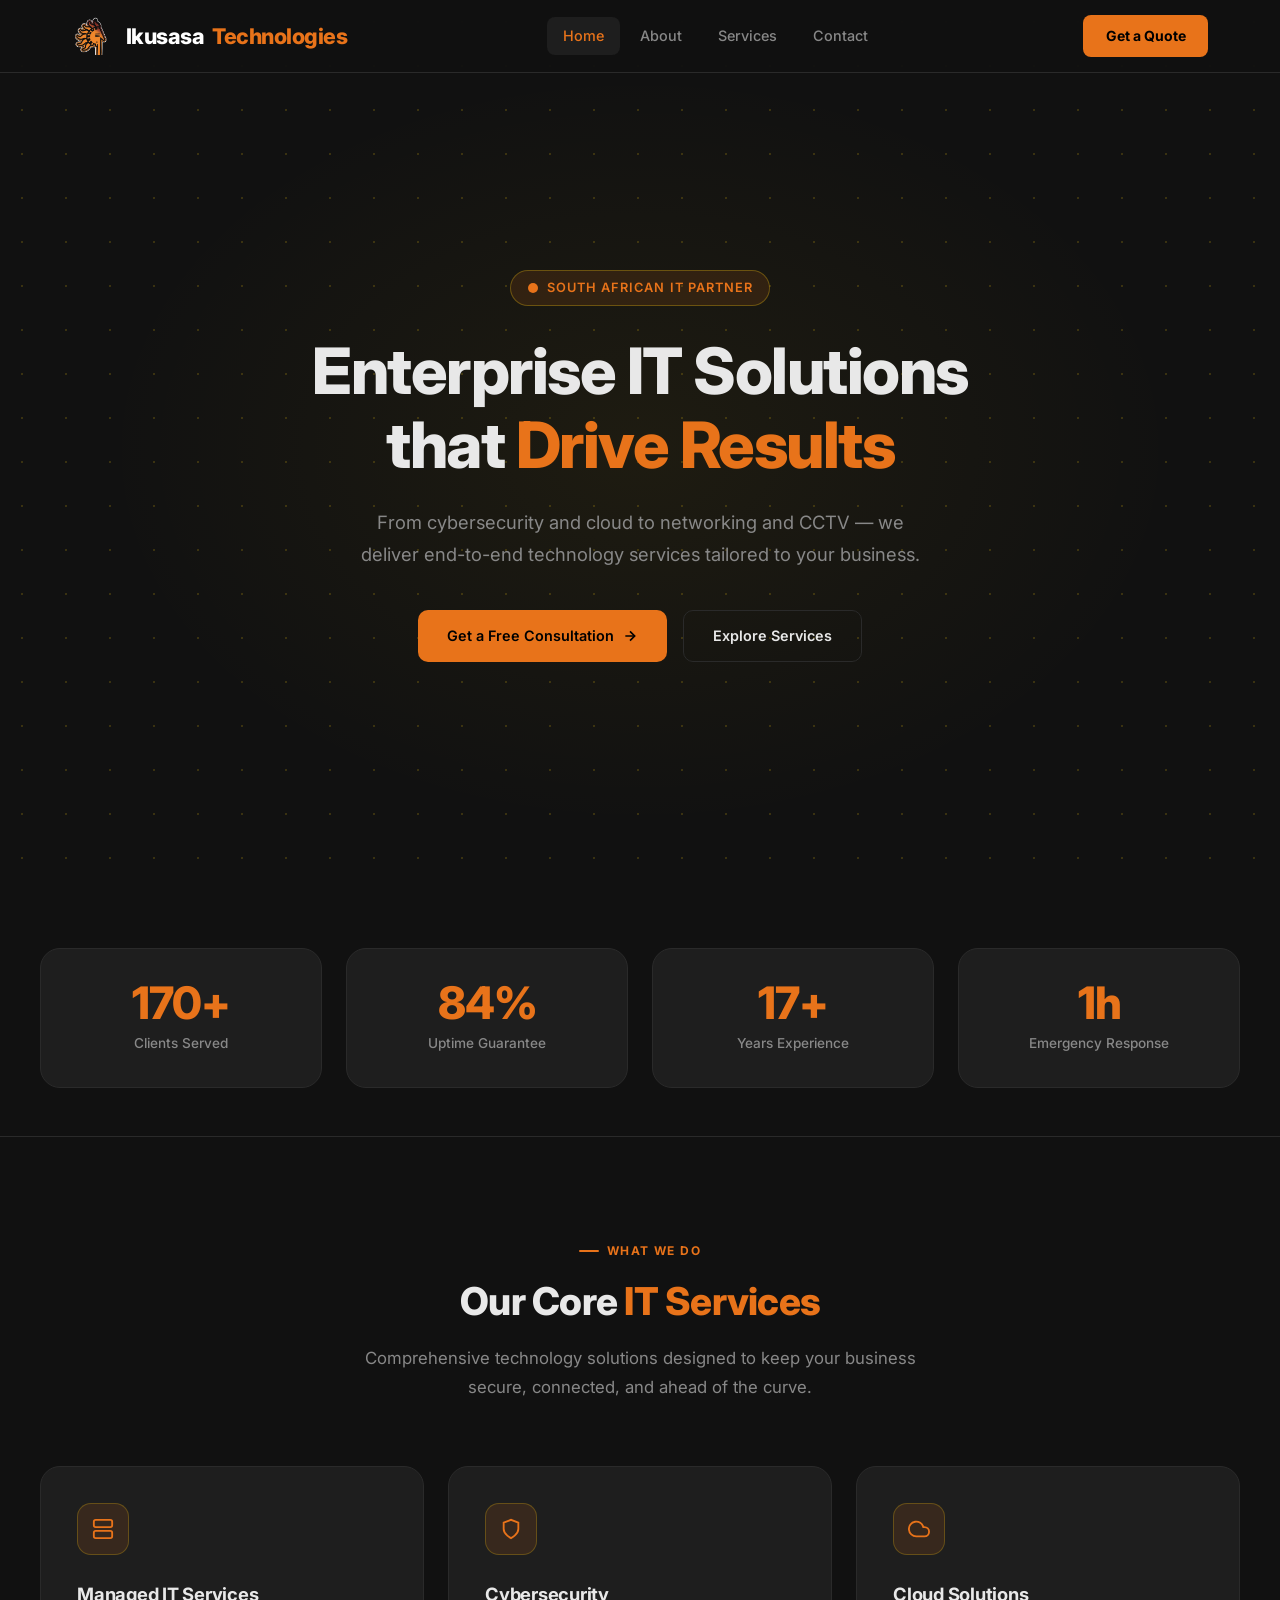
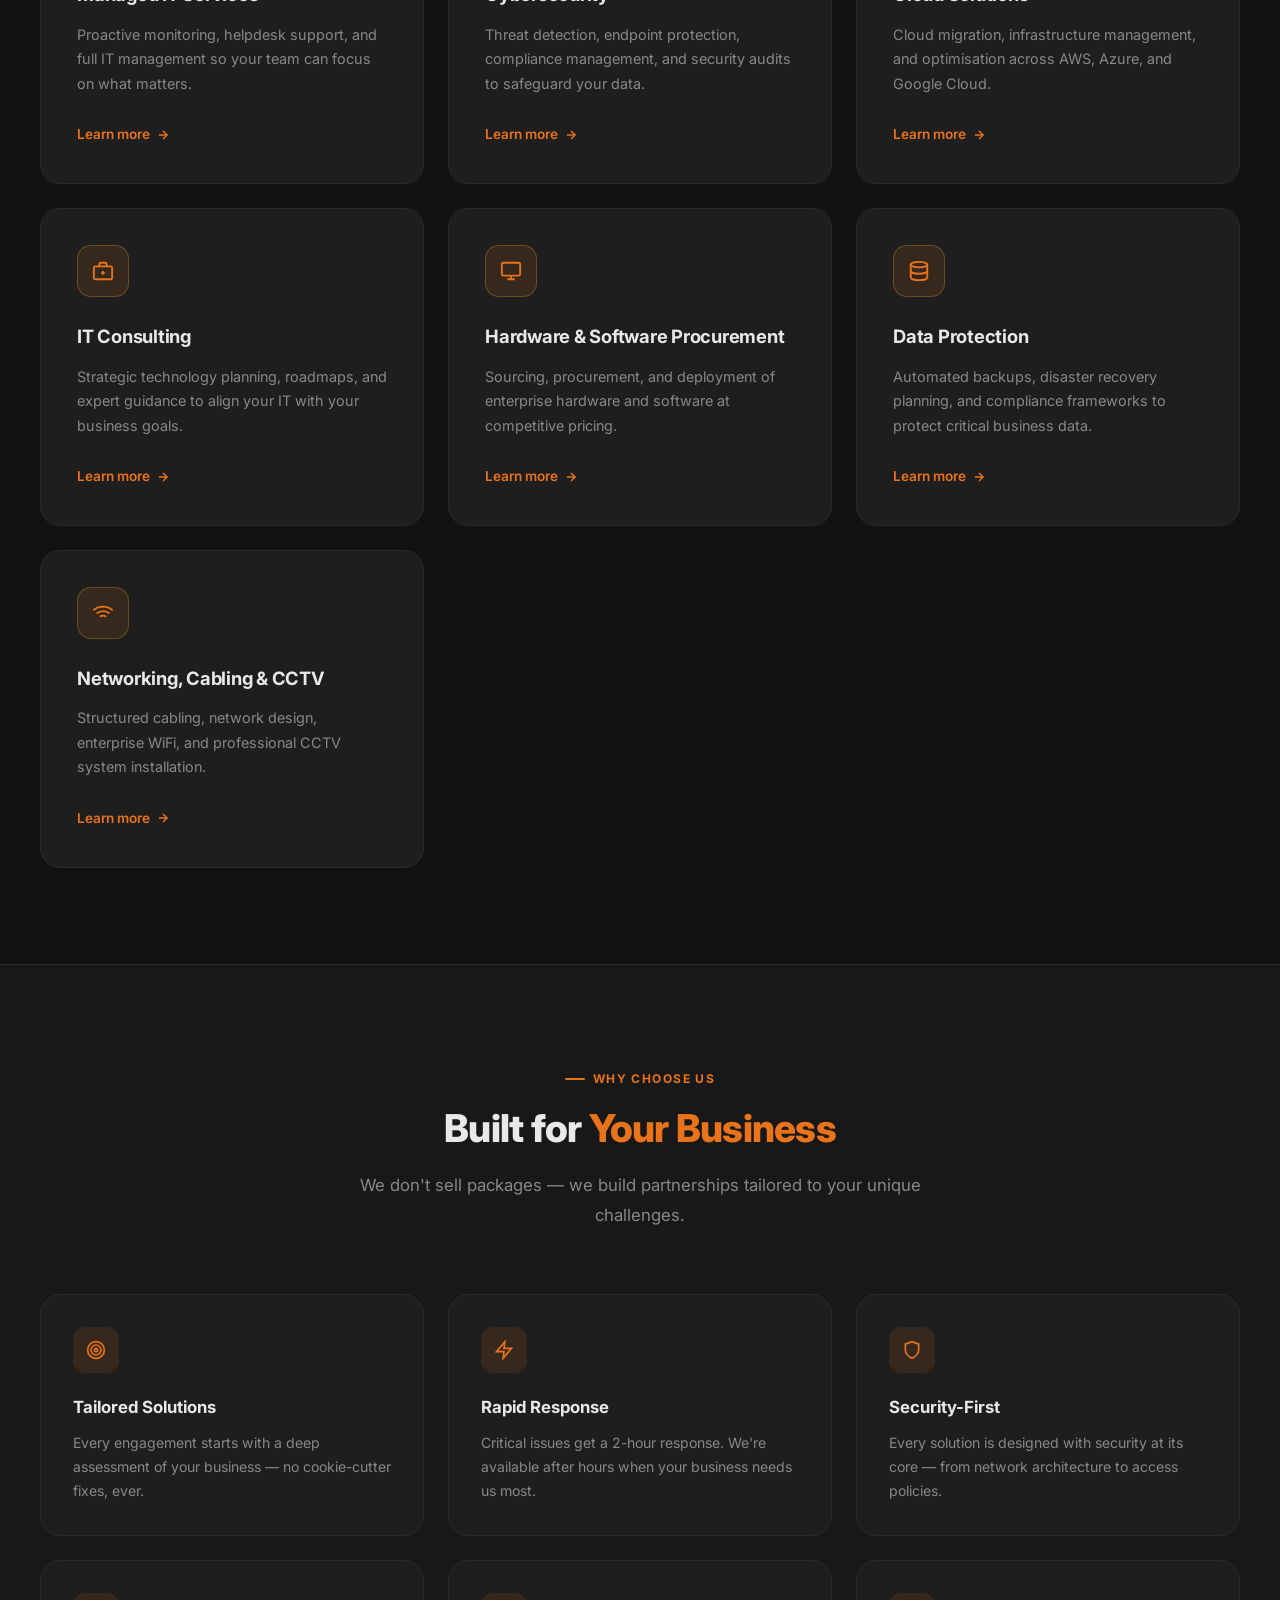
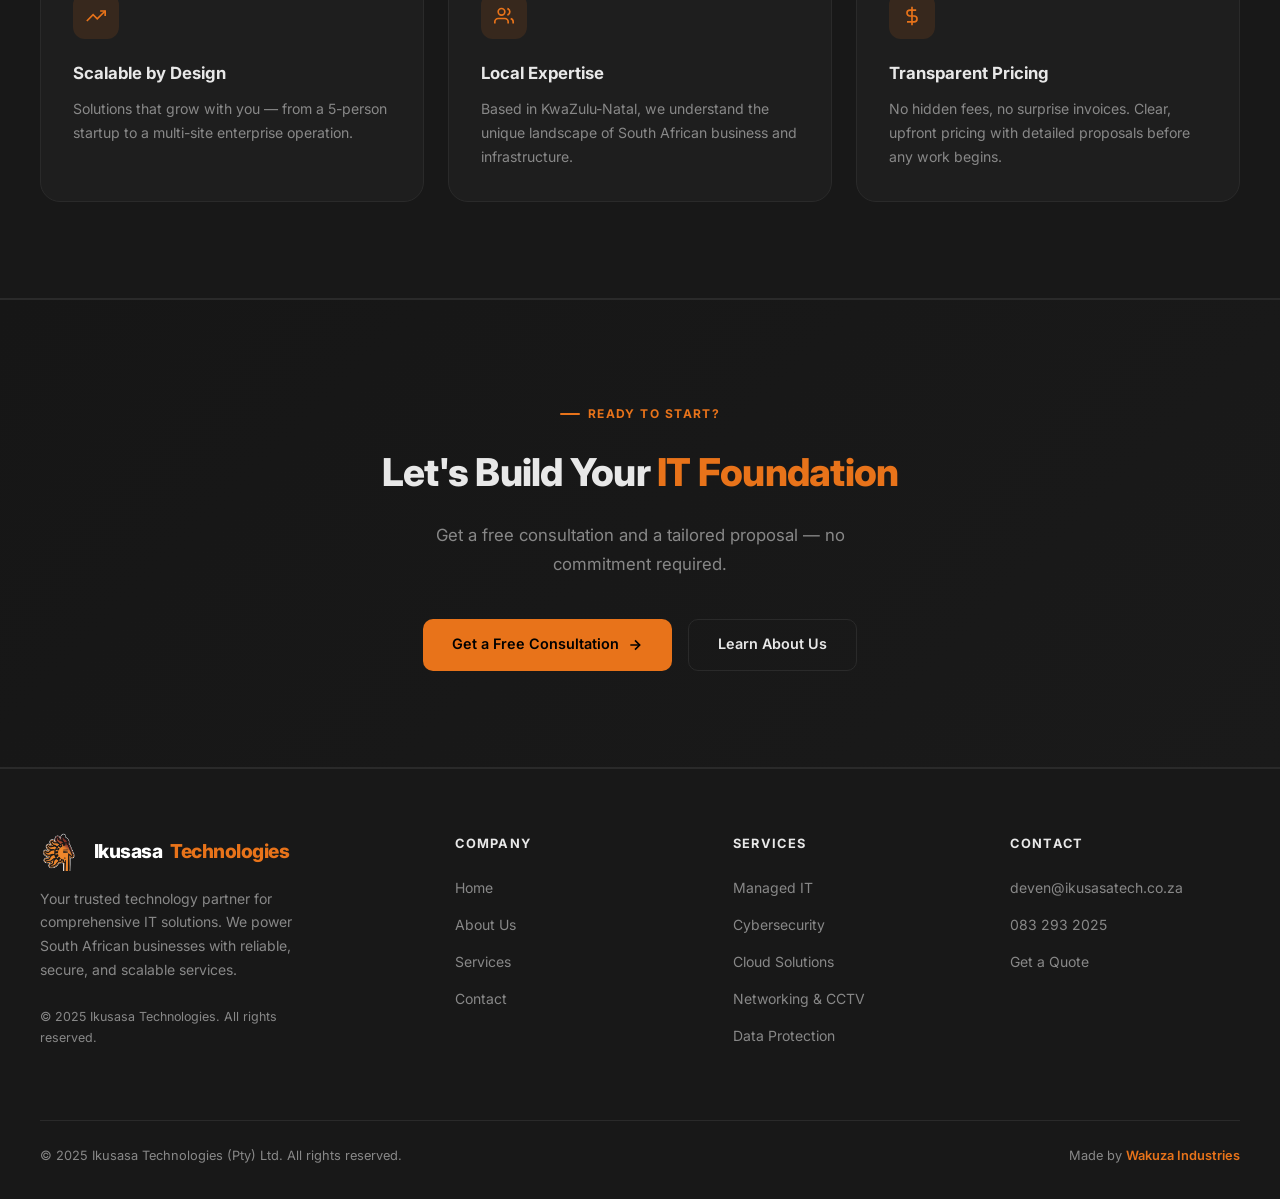
<file: index.html>
<!DOCTYPE html>
<html lang="en">
<head>
  <meta charset="UTF-8" />
  <meta name="viewport" content="width=device-width, initial-scale=1.0" />

  <!-- Primary Meta -->
  <title>Ikusasa Technologies | IT Solutions for South African Businesses</title>
  <meta name="description" content="Ikusasa Technologies delivers expert IT solutions to South African businesses — Managed IT, Cybersecurity, Cloud, Networking, CCTV & more. Based in KwaZulu-Natal. Call 083 293 2025." />
  <meta name="keywords" content="IT solutions South Africa, managed IT services KwaZulu-Natal, cybersecurity South Africa, cloud solutions, IT support Durban, CCTV installation, networking services, IT consulting" />
  <meta name="author" content="Ikusasa Technologies" />
  <meta name="robots" content="index, follow" />
  <link rel="canonical" href="https://www.ikusasatech.co.za/" />

  <!-- Geo -->
  <meta name="geo.region" content="ZA-KZN" />
  <meta name="geo.placename" content="KwaZulu-Natal, South Africa" />

  <!-- Open Graph -->
  <meta property="og:type" content="website" />
  <meta property="og:site_name" content="Ikusasa Technologies" />
  <meta property="og:title" content="Ikusasa Technologies | IT Solutions for South African Businesses" />
  <meta property="og:description" content="Expert IT solutions for South African businesses — Managed IT, Cybersecurity, Cloud, Networking, CCTV & more. Based in KwaZulu-Natal with nationwide remote support." />
  <meta property="og:url" content="https://www.ikusasatech.co.za/" />
  <meta property="og:image" content="https://www.ikusasatech.co.za/images/og-image.png" />
  <meta property="og:image:width" content="1200" />
  <meta property="og:image:height" content="630" />
  <meta property="og:locale" content="en_ZA" />

  <!-- Twitter Card -->
  <meta name="twitter:card" content="summary_large_image" />
  <meta name="twitter:title" content="Ikusasa Technologies | IT Solutions for South African Businesses" />
  <meta name="twitter:description" content="Expert IT solutions for South African businesses — Managed IT, Cybersecurity, Cloud, Networking, CCTV & more." />
  <meta name="twitter:image" content="https://www.ikusasatech.co.za/images/og-image.png" />

  <!-- Favicon -->
  <link rel="icon" type="image/x-icon" href="images/favicon.ico" />
  <link rel="apple-touch-icon" href="images/ikusasa-logo.png" />

  <!-- JSON-LD: LocalBusiness + WebSite -->
  <script type="application/ld+json">
  {
    "@context": "https://schema.org",
    "@graph": [
      {
        "@type": "LocalBusiness",
        "@id": "https://www.ikusasatech.co.za/#business",
        "name": "Ikusasa Technologies",
        "legalName": "Ikusasa Technologies (Pty) Ltd",
        "description": "Expert IT solutions for South African businesses — Managed IT, Cybersecurity, Cloud Solutions, IT Consulting, Hardware Procurement, Data Protection, and Networking & CCTV.",
        "url": "https://www.ikusasatech.co.za",
        "logo": "https://www.ikusasatech.co.za/images/ikusasa-logo.png",
        "image": "https://www.ikusasatech.co.za/images/og-image.png",
        "telephone": "+27832932025",
        "email": "deven@ikusasatech.co.za",
        "address": {
          "@type": "PostalAddress",
          "addressRegion": "KwaZulu-Natal",
          "addressCountry": "ZA"
        },
        "areaServed": {
          "@type": "Country",
          "name": "South Africa"
        },
        "priceRange": "$$",
        "hasOfferCatalog": {
          "@type": "OfferCatalog",
          "name": "IT Services",
          "itemListElement": [
            { "@type": "Offer", "itemOffered": { "@type": "Service", "name": "Managed IT Services & Support" } },
            { "@type": "Offer", "itemOffered": { "@type": "Service", "name": "Cybersecurity" } },
            { "@type": "Offer", "itemOffered": { "@type": "Service", "name": "Cloud Solutions" } },
            { "@type": "Offer", "itemOffered": { "@type": "Service", "name": "IT Consulting" } },
            { "@type": "Offer", "itemOffered": { "@type": "Service", "name": "Hardware & Software Procurement" } },
            { "@type": "Offer", "itemOffered": { "@type": "Service", "name": "Data Protection & Disaster Recovery" } },
            { "@type": "Offer", "itemOffered": { "@type": "Service", "name": "Networking, Structured Cabling & CCTV" } }
          ]
        }
      },
      {
        "@type": "WebSite",
        "@id": "https://www.ikusasatech.co.za/#website",
        "url": "https://www.ikusasatech.co.za",
        "name": "Ikusasa Technologies",
        "publisher": { "@id": "https://www.ikusasatech.co.za/#business" }
      },
      {
        "@type": "WebPage",
        "@id": "https://www.ikusasatech.co.za/#webpage",
        "url": "https://www.ikusasatech.co.za/",
        "name": "Ikusasa Technologies | IT Solutions for South African Businesses",
        "isPartOf": { "@id": "https://www.ikusasatech.co.za/#website" },
        "about": { "@id": "https://www.ikusasatech.co.za/#business" },
        "description": "Ikusasa Technologies delivers expert IT solutions to South African businesses — Managed IT, Cybersecurity, Cloud, Networking, CCTV & more."
      }
    ]
  }
  </script>

  <link rel="stylesheet" href="css/style.css" />
  <link rel="stylesheet" href="css/responsive.css" />
</head>
<body>

<!-- ======= HEADER ======= -->
<header>
  <nav>
    <a href="index.html" class="logo"><img src="images/ikusasa-logo.png" alt="Ikusasa Technologies" class="logo-icon">Ikusasa <span>Technologies</span></a>

    <ul class="nav-links">
      <li><a href="index.html" class="active">Home</a></li>
      <li><a href="about.html">About</a></li>
      <li><a href="services.html">Services</a></li>
      <li><a href="contact.html">Contact</a></li>
    </ul>

    <a href="contact.html" class="nav-cta">Get a Quote</a>

    <button class="mobile-menu-btn" aria-label="Toggle menu">
      <svg class="icon-menu" width="22" height="22" viewBox="0 0 24 24" fill="none" stroke="currentColor" stroke-width="2"><line x1="3" y1="6" x2="21" y2="6"/><line x1="3" y1="12" x2="21" y2="12"/><line x1="3" y1="18" x2="21" y2="18"/></svg>
      <svg class="icon-close" width="22" height="22" viewBox="0 0 24 24" fill="none" stroke="currentColor" stroke-width="2" style="display:none"><line x1="18" y1="6" x2="6" y2="18"/><line x1="6" y1="6" x2="18" y2="18"/></svg>
    </button>
  </nav>
</header>

<!-- ======= HERO ======= -->
<section class="hero">
  <div class="hero-content">
    <div class="hero-badge">
      <svg width="12" height="12" viewBox="0 0 24 24" fill="currentColor"><circle cx="12" cy="12" r="10"/></svg>
      South African IT Partner
    </div>
    <h1>Enterprise IT Solutions<br>that <span class="accent">Drive Results</span></h1>
    <p>From cybersecurity and cloud to networking and CCTV — we deliver end-to-end technology services tailored to your business.</p>
    <div class="hero-actions">
      <a href="contact.html" class="btn btn-primary">
        Get a Free Consultation
        <svg width="16" height="16" viewBox="0 0 24 24" fill="none" stroke="currentColor" stroke-width="2.5"><line x1="5" y1="12" x2="19" y2="12"/><polyline points="12 5 19 12 12 19"/></svg>
      </a>
      <a href="services.html" class="btn btn-outline">
        Explore Services
      </a>
    </div>
  </div>
</section>

<!-- ======= STATS ======= -->
<div class="section" style="padding-top:3rem;padding-bottom:3rem;border-bottom:1px solid var(--border)">
  <div class="section-inner">
    <div class="stats-grid" data-stagger>
      <div class="stat-card" data-anim>
        <div class="stat-number" data-count="200" data-suffix="+">0+</div>
        <div class="stat-label">Clients Served</div>
      </div>
      <div class="stat-card" data-anim>
        <div class="stat-number" data-count="99" data-suffix="%">0%</div>
        <div class="stat-label">Uptime Guarantee</div>
      </div>
      <div class="stat-card" data-anim>
        <div class="stat-number" data-count="20" data-suffix="+">0+</div>
        <div class="stat-label">Years Experience</div>
      </div>
      <div class="stat-card" data-anim>
        <div class="stat-number" data-count="2" data-suffix="h">0h</div>
        <div class="stat-label">Emergency Response</div>
      </div>
    </div>
  </div>
</div>

<!-- ======= SERVICES OVERVIEW ======= -->
<section class="section">
  <div class="section-inner">
    <div class="section-header centered">
      <div class="section-label">What We Do</div>
      <h2 class="section-title" data-anim>Our Core <span>IT Services</span></h2>
      <p class="section-subtitle" data-anim data-delay="100">Comprehensive technology solutions designed to keep your business secure, connected, and ahead of the curve.</p>
    </div>

    <div class="services-grid" data-stagger>

      <div class="service-card" data-anim>
        <div class="service-icon">
          <svg width="22" height="22" viewBox="0 0 24 24" fill="none" stroke="currentColor" stroke-width="2"><rect x="2" y="2" width="20" height="8" rx="2"/><rect x="2" y="14" width="20" height="8" rx="2"/><line x1="6" y1="6" x2="6.01" y2="6" stroke-width="3"/><line x1="6" y1="18" x2="6.01" y2="18" stroke-width="3"/></svg>
        </div>
        <h3>Managed IT Services</h3>
        <p>Proactive monitoring, helpdesk support, and full IT management so your team can focus on what matters.</p>
        <a href="services.html#managed-it" class="service-link">
          Learn more
          <svg width="14" height="14" viewBox="0 0 24 24" fill="none" stroke="currentColor" stroke-width="2.5"><line x1="5" y1="12" x2="19" y2="12"/><polyline points="12 5 19 12 12 19"/></svg>
        </a>
      </div>

      <div class="service-card" data-anim>
        <div class="service-icon">
          <svg width="22" height="22" viewBox="0 0 24 24" fill="none" stroke="currentColor" stroke-width="2"><path d="M12 22s8-4 8-10V5l-8-3-8 3v7c0 6 8 10 8 10z"/></svg>
        </div>
        <h3>Cybersecurity</h3>
        <p>Threat detection, endpoint protection, compliance management, and security audits to safeguard your data.</p>
        <a href="services.html#cybersecurity" class="service-link">
          Learn more
          <svg width="14" height="14" viewBox="0 0 24 24" fill="none" stroke="currentColor" stroke-width="2.5"><line x1="5" y1="12" x2="19" y2="12"/><polyline points="12 5 19 12 12 19"/></svg>
        </a>
      </div>

      <div class="service-card" data-anim>
        <div class="service-icon">
          <svg width="22" height="22" viewBox="0 0 24 24" fill="none" stroke="currentColor" stroke-width="2"><path d="M18 10h-1.26A8 8 0 1 0 9 20h9a5 5 0 0 0 0-10z"/></svg>
        </div>
        <h3>Cloud Solutions</h3>
        <p>Cloud migration, infrastructure management, and optimisation across AWS, Azure, and Google Cloud.</p>
        <a href="services.html#cloud" class="service-link">
          Learn more
          <svg width="14" height="14" viewBox="0 0 24 24" fill="none" stroke="currentColor" stroke-width="2.5"><line x1="5" y1="12" x2="19" y2="12"/><polyline points="12 5 19 12 12 19"/></svg>
        </a>
      </div>

      <div class="service-card" data-anim>
        <div class="service-icon">
          <svg width="22" height="22" viewBox="0 0 24 24" fill="none" stroke="currentColor" stroke-width="2"><rect x="2" y="7" width="20" height="14" rx="2"/><path d="M16 7V5a2 2 0 0 0-2-2h-4a2 2 0 0 0-2 2v2"/><line x1="12" y1="12" x2="12" y2="16"/><line x1="10" y1="14" x2="14" y2="14"/></svg>
        </div>
        <h3>IT Consulting</h3>
        <p>Strategic technology planning, roadmaps, and expert guidance to align your IT with your business goals.</p>
        <a href="services.html#consulting" class="service-link">
          Learn more
          <svg width="14" height="14" viewBox="0 0 24 24" fill="none" stroke="currentColor" stroke-width="2.5"><line x1="5" y1="12" x2="19" y2="12"/><polyline points="12 5 19 12 12 19"/></svg>
        </a>
      </div>

      <div class="service-card" data-anim>
        <div class="service-icon">
          <svg width="22" height="22" viewBox="0 0 24 24" fill="none" stroke="currentColor" stroke-width="2"><rect x="2" y="3" width="20" height="14" rx="2"/><line x1="8" y1="21" x2="16" y2="21"/><line x1="12" y1="17" x2="12" y2="21"/></svg>
        </div>
        <h3>Hardware &amp; Software Procurement</h3>
        <p>Sourcing, procurement, and deployment of enterprise hardware and software at competitive pricing.</p>
        <a href="services.html#procurement" class="service-link">
          Learn more
          <svg width="14" height="14" viewBox="0 0 24 24" fill="none" stroke="currentColor" stroke-width="2.5"><line x1="5" y1="12" x2="19" y2="12"/><polyline points="12 5 19 12 12 19"/></svg>
        </a>
      </div>

      <div class="service-card" data-anim>
        <div class="service-icon">
          <svg width="22" height="22" viewBox="0 0 24 24" fill="none" stroke="currentColor" stroke-width="2"><ellipse cx="12" cy="5" rx="9" ry="3"/><path d="M21 12c0 1.66-4 3-9 3s-9-1.34-9-3"/><path d="M3 5v14c0 1.66 4 3 9 3s9-1.34 9-3V5"/></svg>
        </div>
        <h3>Data Protection</h3>
        <p>Automated backups, disaster recovery planning, and compliance frameworks to protect critical business data.</p>
        <a href="services.html#data-protection" class="service-link">
          Learn more
          <svg width="14" height="14" viewBox="0 0 24 24" fill="none" stroke="currentColor" stroke-width="2.5"><line x1="5" y1="12" x2="19" y2="12"/><polyline points="12 5 19 12 12 19"/></svg>
        </a>
      </div>

      <div class="service-card" data-anim>
        <div class="service-icon">
          <svg width="22" height="22" viewBox="0 0 24 24" fill="none" stroke="currentColor" stroke-width="2"><path d="M5 12.55a11 11 0 0 1 14.08 0"/><path d="M1.42 9a16 16 0 0 1 21.16 0"/><path d="M8.53 16.11a6 6 0 0 1 6.95 0"/><line x1="12" y1="20" x2="12.01" y2="20" stroke-width="3"/></svg>
        </div>
        <h3>Networking, Cabling &amp; CCTV</h3>
        <p>Structured cabling, network design, enterprise WiFi, and professional CCTV system installation.</p>
        <a href="services.html#networking" class="service-link">
          Learn more
          <svg width="14" height="14" viewBox="0 0 24 24" fill="none" stroke="currentColor" stroke-width="2.5"><line x1="5" y1="12" x2="19" y2="12"/><polyline points="12 5 19 12 12 19"/></svg>
        </a>
      </div>

    </div>
  </div>
</section>

<!-- ======= WHY US ======= -->
<section class="section" style="background:var(--surface);border-top:1px solid var(--border);border-bottom:1px solid var(--border)">
  <div class="section-inner">
    <div class="section-header centered">
      <div class="section-label">Why Choose Us</div>
      <h2 class="section-title" data-anim>Built for <span>Your Business</span></h2>
      <p class="section-subtitle" data-anim data-delay="100">We don't sell packages — we build partnerships tailored to your unique challenges.</p>
    </div>

    <div class="features-grid" data-stagger>

      <div class="feature-card" data-anim>
        <div class="feature-icon">
          <svg width="20" height="20" viewBox="0 0 24 24" fill="none" stroke="currentColor" stroke-width="2"><circle cx="12" cy="12" r="10"/><circle cx="12" cy="12" r="6"/><circle cx="12" cy="12" r="2"/></svg>
        </div>
        <h3>Tailored Solutions</h3>
        <p>Every engagement starts with a deep assessment of your business — no cookie-cutter fixes, ever.</p>
      </div>

      <div class="feature-card" data-anim>
        <div class="feature-icon">
          <svg width="20" height="20" viewBox="0 0 24 24" fill="none" stroke="currentColor" stroke-width="2"><polygon points="13 2 3 14 12 14 11 22 21 10 12 10 13 2"/></svg>
        </div>
        <h3>Rapid Response</h3>
        <p>Critical issues get a 2-hour response. We're available after hours when your business needs us most.</p>
      </div>

      <div class="feature-card" data-anim>
        <div class="feature-icon">
          <svg width="20" height="20" viewBox="0 0 24 24" fill="none" stroke="currentColor" stroke-width="2"><path d="M12 22s8-4 8-10V5l-8-3-8 3v7c0 6 8 10 8 10z"/></svg>
        </div>
        <h3>Security-First</h3>
        <p>Every solution is designed with security at its core — from network architecture to access policies.</p>
      </div>

      <div class="feature-card" data-anim>
        <div class="feature-icon">
          <svg width="20" height="20" viewBox="0 0 24 24" fill="none" stroke="currentColor" stroke-width="2"><polyline points="23 6 13.5 15.5 8.5 10.5 1 18"/><polyline points="17 6 23 6 23 12"/></svg>
        </div>
        <h3>Scalable by Design</h3>
        <p>Solutions that grow with you — from a 5-person startup to a multi-site enterprise operation.</p>
      </div>

      <div class="feature-card" data-anim>
        <div class="feature-icon">
          <svg width="20" height="20" viewBox="0 0 24 24" fill="none" stroke="currentColor" stroke-width="2"><path d="M17 21v-2a4 4 0 0 0-4-4H5a4 4 0 0 0-4 4v2"/><circle cx="9" cy="7" r="4"/><path d="M23 21v-2a4 4 0 0 0-3-3.87"/><path d="M16 3.13a4 4 0 0 1 0 7.75"/></svg>
        </div>
        <h3>Local Expertise</h3>
        <p>Based in KwaZulu-Natal, we understand the unique landscape of South African business and infrastructure.</p>
      </div>

      <div class="feature-card" data-anim>
        <div class="feature-icon">
          <svg width="20" height="20" viewBox="0 0 24 24" fill="none" stroke="currentColor" stroke-width="2"><line x1="12" y1="1" x2="12" y2="23"/><path d="M17 5H9.5a3.5 3.5 0 0 0 0 7h5a3.5 3.5 0 0 1 0 7H6"/></svg>
        </div>
        <h3>Transparent Pricing</h3>
        <p>No hidden fees, no surprise invoices. Clear, upfront pricing with detailed proposals before any work begins.</p>
      </div>

    </div>
  </div>
</section>

<!-- ======= CTA ======= -->
<div class="cta-section">
  <div class="cta-inner">
    <div class="section-label" style="justify-content:center;margin-bottom:1rem">Ready to Start?</div>
    <h2 data-anim>Let's Build Your <span style="color:var(--accent)">IT Foundation</span></h2>
    <p data-anim data-delay="100">Get a free consultation and a tailored proposal — no commitment required.</p>
    <div class="cta-actions" data-anim data-delay="200">
      <a href="contact.html" class="btn btn-primary">
        Get a Free Consultation
        <svg width="16" height="16" viewBox="0 0 24 24" fill="none" stroke="currentColor" stroke-width="2.5"><line x1="5" y1="12" x2="19" y2="12"/><polyline points="12 5 19 12 12 19"/></svg>
      </a>
      <a href="about.html" class="btn btn-outline">Learn About Us</a>
    </div>
  </div>
</div>

<!-- ======= FOOTER ======= -->
<footer>
  <div class="footer-inner">
    <div class="footer-brand">
      <a href="index.html" class="logo"><img src="images/ikusasa-logo.png" alt="Ikusasa Technologies" class="logo-icon">Ikusasa <span>Technologies</span></a>
      <p>Your trusted technology partner for comprehensive IT solutions. We power South African businesses with reliable, secure, and scalable services.</p>
      <p style="font-size:0.78rem;color:var(--muted)">&copy; 2025 Ikusasa Technologies. All rights reserved.</p>
    </div>

    <div class="footer-col">
      <h4>Company</h4>
      <ul>
        <li><a href="index.html">Home</a></li>
        <li><a href="about.html">About Us</a></li>
        <li><a href="services.html">Services</a></li>
        <li><a href="contact.html">Contact</a></li>
      </ul>
    </div>

    <div class="footer-col">
      <h4>Services</h4>
      <ul>
        <li><a href="services.html#managed-it">Managed IT</a></li>
        <li><a href="services.html#cybersecurity">Cybersecurity</a></li>
        <li><a href="services.html#cloud">Cloud Solutions</a></li>
        <li><a href="services.html#networking">Networking &amp; CCTV</a></li>
        <li><a href="services.html#data-protection">Data Protection</a></li>
      </ul>
    </div>

    <div class="footer-col">
      <h4>Contact</h4>
      <ul>
        <li><a href="mailto:deven@ikusasatech.co.za">deven@ikusasatech.co.za</a></li>
        <li><a href="tel:+27832932025">083 293 2025</a></li>
        <li><a href="contact.html">Get a Quote</a></li>
      </ul>
    </div>
  </div>

  <div class="footer-bottom">
    <p>&copy; 2025 Ikusasa Technologies (Pty) Ltd. All rights reserved.</p>
    <p>Made by <a href="https://wakuzaindustries.co.za" target="_blank" rel="noopener">Wakuza Industries</a></p>
  </div>
</footer>

<script src="js/main.js"></script>
</body>
</html>
</file>
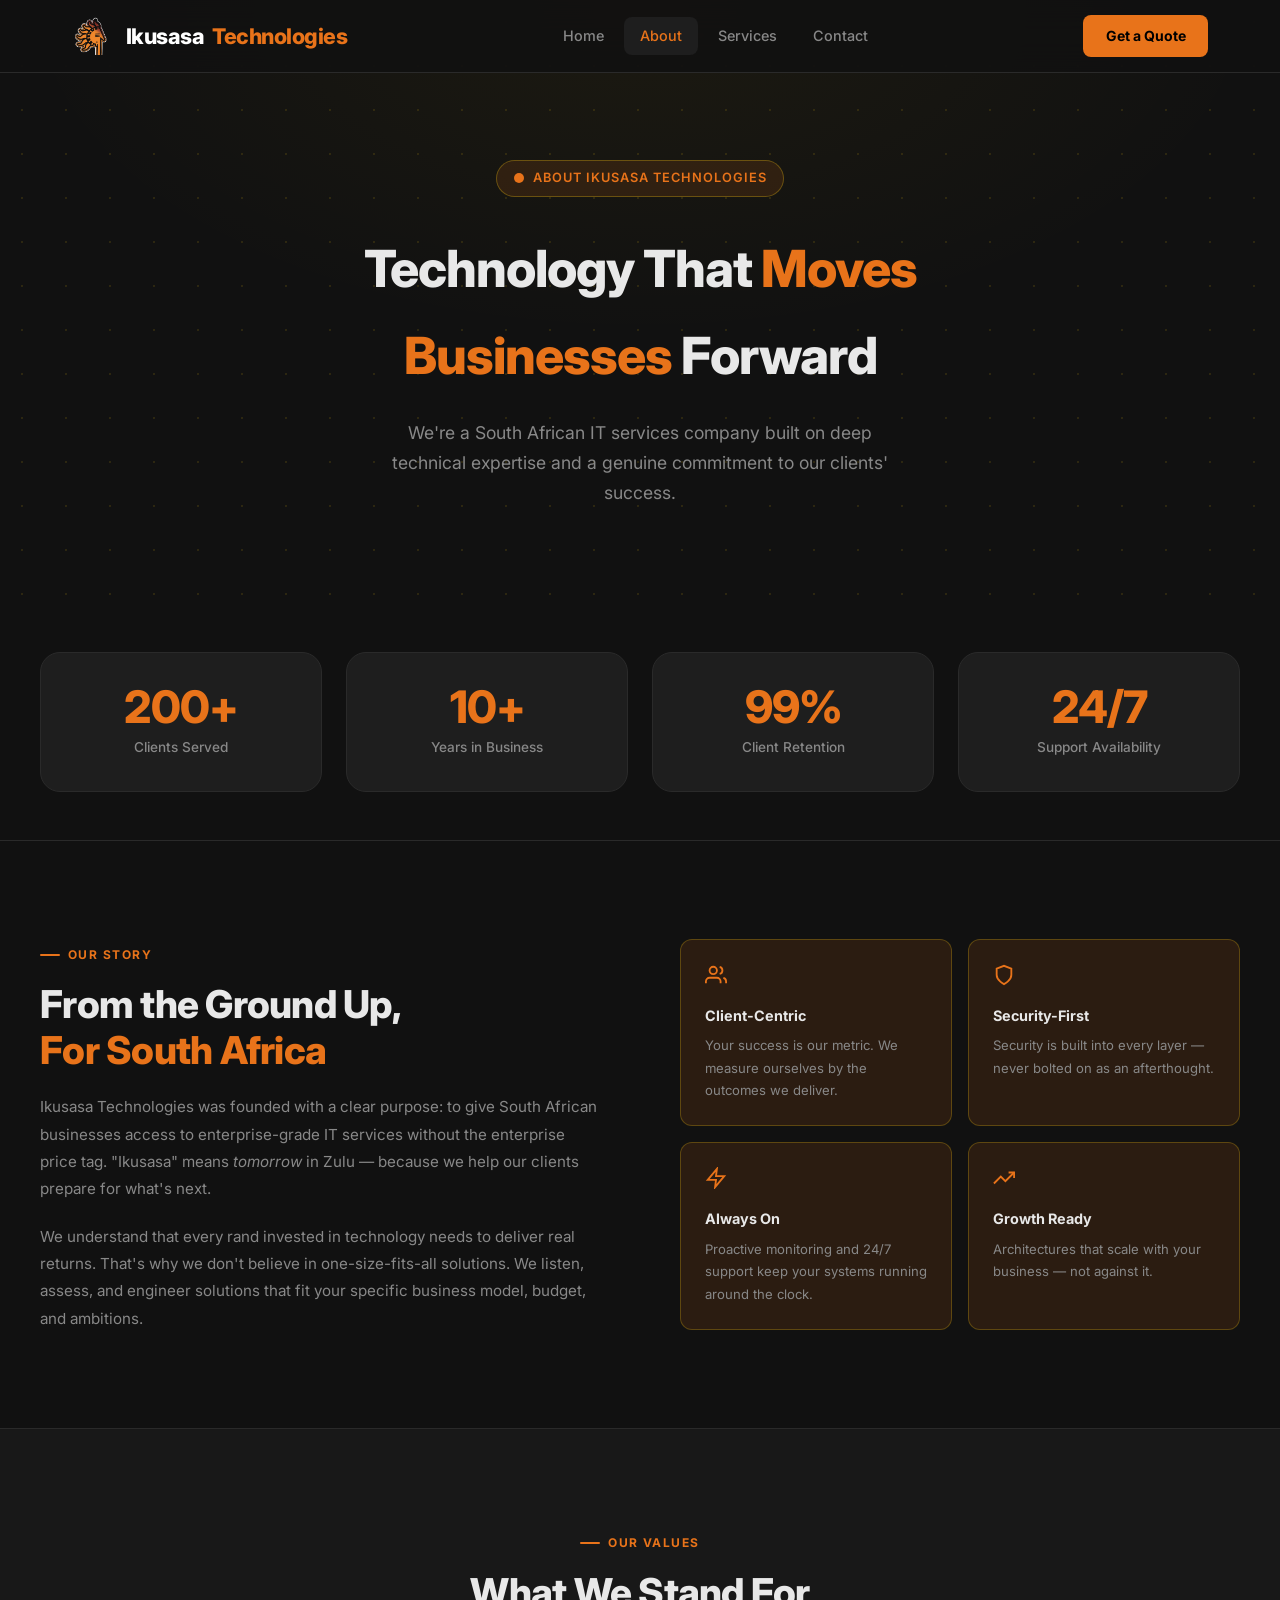
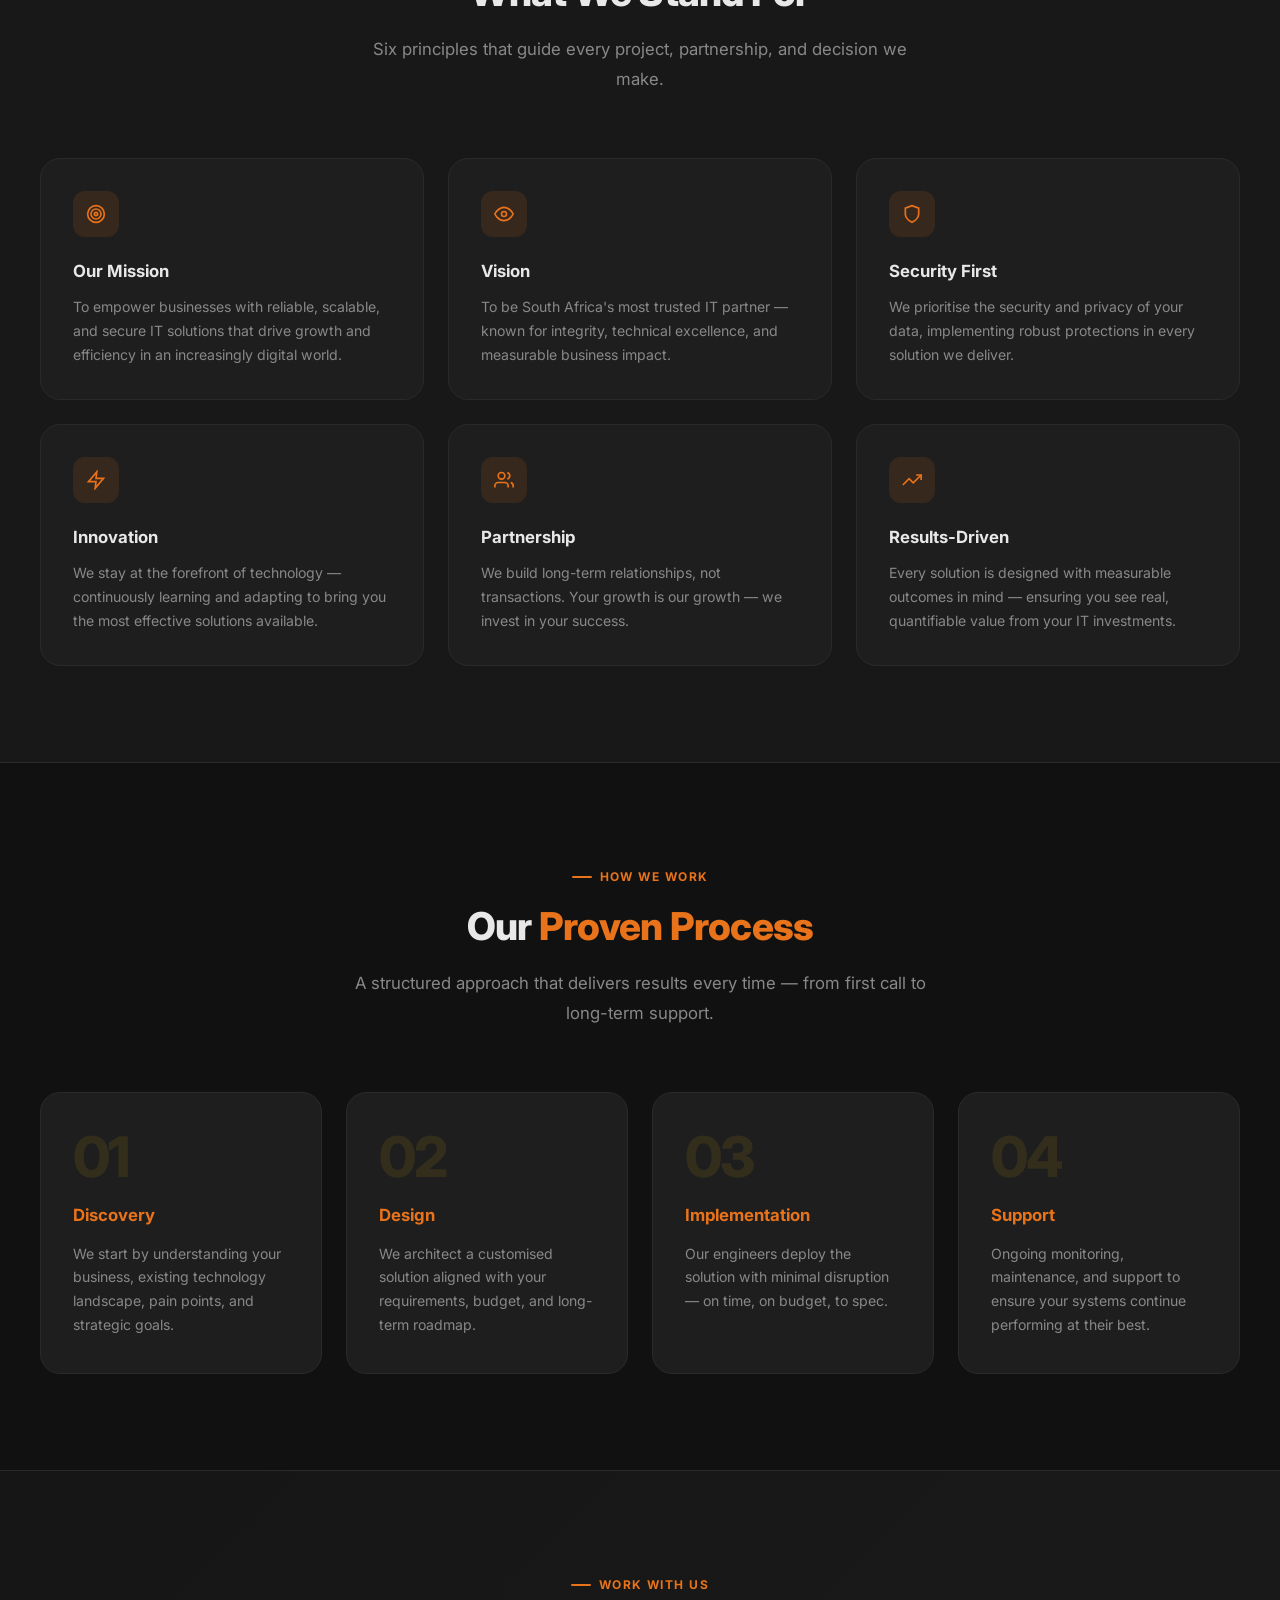
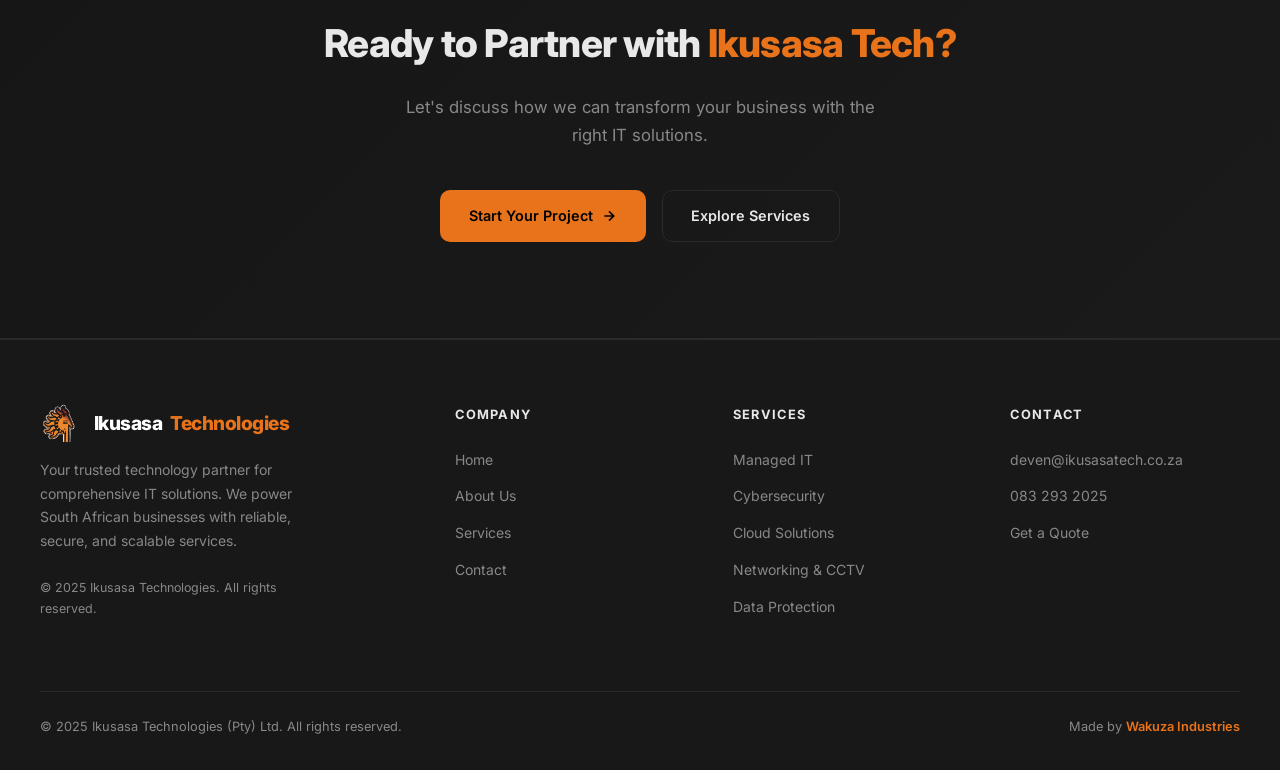
<file: about.html>
<!DOCTYPE html>
<html lang="en">
<head>
  <meta charset="UTF-8" />
  <meta name="viewport" content="width=device-width, initial-scale=1.0" />

  <!-- Primary Meta -->
  <title>About Us | Ikusasa Technologies — 20+ Years IT Expertise in South Africa</title>
  <meta name="description" content="Learn about Ikusasa Technologies — a KwaZulu-Natal IT company with 20+ years of experience delivering Managed IT, Cybersecurity, and Cloud solutions to South African businesses." />
  <meta name="keywords" content="about Ikusasa Technologies, IT company KwaZulu-Natal, South African IT experts, managed IT provider, cybersecurity company South Africa" />
  <meta name="author" content="Ikusasa Technologies" />
  <meta name="robots" content="index, follow" />
  <link rel="canonical" href="https://www.ikusasatech.co.za/about.html" />

  <!-- Geo -->
  <meta name="geo.region" content="ZA-KZN" />
  <meta name="geo.placename" content="KwaZulu-Natal, South Africa" />

  <!-- Open Graph -->
  <meta property="og:type" content="website" />
  <meta property="og:site_name" content="Ikusasa Technologies" />
  <meta property="og:title" content="About Us | Ikusasa Technologies — 20+ Years IT Expertise" />
  <meta property="og:description" content="Ikusasa Technologies is a KwaZulu-Natal IT company with 20+ years of experience delivering managed IT, cybersecurity, and cloud solutions to South African businesses." />
  <meta property="og:url" content="https://www.ikusasatech.co.za/about.html" />
  <meta property="og:image" content="https://www.ikusasatech.co.za/images/og-image.png" />
  <meta property="og:image:width" content="1200" />
  <meta property="og:image:height" content="630" />
  <meta property="og:locale" content="en_ZA" />

  <!-- Twitter Card -->
  <meta name="twitter:card" content="summary_large_image" />
  <meta name="twitter:title" content="About Us | Ikusasa Technologies — 20+ Years IT Expertise" />
  <meta name="twitter:description" content="KwaZulu-Natal IT company with 20+ years of experience delivering managed IT, cybersecurity, and cloud solutions to South African businesses." />
  <meta name="twitter:image" content="https://www.ikusasatech.co.za/images/og-image.png" />

  <!-- Favicon -->
  <link rel="icon" type="image/x-icon" href="images/favicon.ico" />
  <link rel="apple-touch-icon" href="images/ikusasa-logo.png" />

  <!-- JSON-LD: AboutPage + BreadcrumbList -->
  <script type="application/ld+json">
  {
    "@context": "https://schema.org",
    "@graph": [
      {
        "@type": "AboutPage",
        "@id": "https://www.ikusasatech.co.za/about.html#webpage",
        "url": "https://www.ikusasatech.co.za/about.html",
        "name": "About Ikusasa Technologies",
        "description": "Learn about Ikusasa Technologies — a KwaZulu-Natal IT company with 20+ years of experience delivering Managed IT, Cybersecurity, and Cloud solutions to South African businesses.",
        "isPartOf": { "@id": "https://www.ikusasatech.co.za/#website" },
        "about": { "@id": "https://www.ikusasatech.co.za/#business" }
      },
      {
        "@type": "BreadcrumbList",
        "itemListElement": [
          { "@type": "ListItem", "position": 1, "name": "Home", "item": "https://www.ikusasatech.co.za/" },
          { "@type": "ListItem", "position": 2, "name": "About Us", "item": "https://www.ikusasatech.co.za/about.html" }
        ]
      }
    ]
  }
  </script>

  <link rel="stylesheet" href="css/style.css" />
  <link rel="stylesheet" href="css/responsive.css" />
</head>
<body>

<!-- ======= HEADER ======= -->
<header>
  <nav>
    <a href="index.html" class="logo"><img src="images/ikusasa-logo.png" alt="Ikusasa Technologies" class="logo-icon">Ikusasa <span>Technologies</span></a>

    <ul class="nav-links">
      <li><a href="index.html">Home</a></li>
      <li><a href="about.html" class="active">About</a></li>
      <li><a href="services.html">Services</a></li>
      <li><a href="contact.html">Contact</a></li>
    </ul>

    <a href="contact.html" class="nav-cta">Get a Quote</a>

    <button class="mobile-menu-btn" aria-label="Toggle menu">
      <svg class="icon-menu" width="22" height="22" viewBox="0 0 24 24" fill="none" stroke="currentColor" stroke-width="2"><line x1="3" y1="6" x2="21" y2="6"/><line x1="3" y1="12" x2="21" y2="12"/><line x1="3" y1="18" x2="21" y2="18"/></svg>
      <svg class="icon-close" width="22" height="22" viewBox="0 0 24 24" fill="none" stroke="currentColor" stroke-width="2" style="display:none"><line x1="18" y1="6" x2="6" y2="18"/><line x1="6" y1="6" x2="18" y2="18"/></svg>
    </button>
  </nav>
</header>

<!-- ======= PAGE HERO ======= -->
<section class="page-hero">
  <div class="page-hero-content">
    <div class="hero-badge">
      <svg width="12" height="12" viewBox="0 0 24 24" fill="currentColor"><circle cx="12" cy="12" r="10"/></svg>
      About Ikusasa Technologies
    </div>
    <h1>Technology That <span>Moves Businesses</span> Forward</h1>
    <p>We're a South African IT services company built on deep technical expertise and a genuine commitment to our clients' success.</p>
  </div>
</section>

<!-- ======= STATS ======= -->
<div class="section" style="padding-top:3rem;padding-bottom:3rem;border-bottom:1px solid var(--border)">
  <div class="section-inner">
    <div class="stats-grid" data-stagger>
      <div class="stat-card" data-anim>
        <div class="stat-number" data-count="200" data-suffix="+">0+</div>
        <div class="stat-label">Clients Served</div>
      </div>
      <div class="stat-card" data-anim>
        <div class="stat-number" data-count="10" data-suffix="+">0+</div>
        <div class="stat-label">Years in Business</div>
      </div>
      <div class="stat-card" data-anim>
        <div class="stat-number" data-count="99" data-suffix="%">0%</div>
        <div class="stat-label">Client Retention</div>
      </div>
      <div class="stat-card" data-anim>
        <div class="stat-number" data-count="24" data-suffix="/7">0</div>
        <div class="stat-label">Support Availability</div>
      </div>
    </div>
  </div>
</div>

<!-- ======= OUR STORY ======= -->
<section class="section">
  <div class="section-inner" style="display:grid;grid-template-columns:1fr 1fr;gap:5rem;align-items:center">
    <div data-anim>
      <div class="section-label">Our Story</div>
      <h2 class="section-title">From the Ground Up,<br><span>For South Africa</span></h2>
      <p style="color:var(--muted);font-size:0.95rem;line-height:1.8;margin-bottom:1.25rem">
        Ikusasa Technologies was founded with a clear purpose: to give South African businesses access to enterprise-grade IT services without the enterprise price tag. "Ikusasa" means <em>tomorrow</em> in Zulu — because we help our clients prepare for what's next.
      </p>
      <p style="color:var(--muted);font-size:0.95rem;line-height:1.8">
        We understand that every rand invested in technology needs to deliver real returns. That's why we don't believe in one-size-fits-all solutions. We listen, assess, and engineer solutions that fit your specific business model, budget, and ambitions.
      </p>
    </div>
    <div data-anim data-delay="150">
      <div style="display:grid;grid-template-columns:1fr 1fr;gap:1rem">
        <div class="highlight-box">
          <div style="color:var(--accent);margin-bottom:0.6rem">
            <svg width="22" height="22" viewBox="0 0 24 24" fill="none" stroke="currentColor" stroke-width="2"><path d="M17 21v-2a4 4 0 0 0-4-4H5a4 4 0 0 0-4 4v2"/><circle cx="9" cy="7" r="4"/><path d="M23 21v-2a4 4 0 0 0-3-3.87"/><path d="M16 3.13a4 4 0 0 1 0 7.75"/></svg>
          </div>
          <h4 style="font-size:0.9rem;font-weight:700;margin-bottom:0.4rem">Client-Centric</h4>
          <p style="font-size:0.82rem;color:var(--muted)">Your success is our metric. We measure ourselves by the outcomes we deliver.</p>
        </div>
        <div class="highlight-box">
          <div style="color:var(--accent);margin-bottom:0.6rem">
            <svg width="22" height="22" viewBox="0 0 24 24" fill="none" stroke="currentColor" stroke-width="2"><path d="M12 22s8-4 8-10V5l-8-3-8 3v7c0 6 8 10 8 10z"/></svg>
          </div>
          <h4 style="font-size:0.9rem;font-weight:700;margin-bottom:0.4rem">Security-First</h4>
          <p style="font-size:0.82rem;color:var(--muted)">Security is built into every layer — never bolted on as an afterthought.</p>
        </div>
        <div class="highlight-box">
          <div style="color:var(--accent);margin-bottom:0.6rem">
            <svg width="22" height="22" viewBox="0 0 24 24" fill="none" stroke="currentColor" stroke-width="2"><polygon points="13 2 3 14 12 14 11 22 21 10 12 10 13 2"/></svg>
          </div>
          <h4 style="font-size:0.9rem;font-weight:700;margin-bottom:0.4rem">Always On</h4>
          <p style="font-size:0.82rem;color:var(--muted)">Proactive monitoring and 24/7 support keep your systems running around the clock.</p>
        </div>
        <div class="highlight-box">
          <div style="color:var(--accent);margin-bottom:0.6rem">
            <svg width="22" height="22" viewBox="0 0 24 24" fill="none" stroke="currentColor" stroke-width="2"><polyline points="23 6 13.5 15.5 8.5 10.5 1 18"/><polyline points="17 6 23 6 23 12"/></svg>
          </div>
          <h4 style="font-size:0.9rem;font-weight:700;margin-bottom:0.4rem">Growth Ready</h4>
          <p style="font-size:0.82rem;color:var(--muted)">Architectures that scale with your business — not against it.</p>
        </div>
      </div>
    </div>
  </div>
</section>

<!-- ======= OUR VALUES ======= -->
<section class="section" style="background:var(--surface);border-top:1px solid var(--border);border-bottom:1px solid var(--border)">
  <div class="section-inner">
    <div class="section-header centered">
      <div class="section-label">Our Values</div>
      <h2 class="section-title" data-anim>What We Stand For</h2>
      <p class="section-subtitle" data-anim data-delay="100">Six principles that guide every project, partnership, and decision we make.</p>
    </div>

    <div class="features-grid" data-stagger>

      <div class="feature-card" data-anim>
        <div class="feature-icon">
          <svg width="20" height="20" viewBox="0 0 24 24" fill="none" stroke="currentColor" stroke-width="2"><circle cx="12" cy="12" r="10"/><circle cx="12" cy="12" r="6"/><circle cx="12" cy="12" r="2"/></svg>
        </div>
        <h3>Our Mission</h3>
        <p>To empower businesses with reliable, scalable, and secure IT solutions that drive growth and efficiency in an increasingly digital world.</p>
      </div>

      <div class="feature-card" data-anim>
        <div class="feature-icon">
          <svg width="20" height="20" viewBox="0 0 24 24" fill="none" stroke="currentColor" stroke-width="2"><path d="M1 12s4-8 11-8 11 8 11 8-4 8-11 8-11-8-11-8z"/><circle cx="12" cy="12" r="3"/></svg>
        </div>
        <h3>Vision</h3>
        <p>To be South Africa's most trusted IT partner — known for integrity, technical excellence, and measurable business impact.</p>
      </div>

      <div class="feature-card" data-anim>
        <div class="feature-icon">
          <svg width="20" height="20" viewBox="0 0 24 24" fill="none" stroke="currentColor" stroke-width="2"><path d="M12 22s8-4 8-10V5l-8-3-8 3v7c0 6 8 10 8 10z"/></svg>
        </div>
        <h3>Security First</h3>
        <p>We prioritise the security and privacy of your data, implementing robust protections in every solution we deliver.</p>
      </div>

      <div class="feature-card" data-anim>
        <div class="feature-icon">
          <svg width="20" height="20" viewBox="0 0 24 24" fill="none" stroke="currentColor" stroke-width="2"><polygon points="13 2 3 14 12 14 11 22 21 10 12 10 13 2"/></svg>
        </div>
        <h3>Innovation</h3>
        <p>We stay at the forefront of technology — continuously learning and adapting to bring you the most effective solutions available.</p>
      </div>

      <div class="feature-card" data-anim>
        <div class="feature-icon">
          <svg width="20" height="20" viewBox="0 0 24 24" fill="none" stroke="currentColor" stroke-width="2"><path d="M17 21v-2a4 4 0 0 0-4-4H5a4 4 0 0 0-4 4v2"/><circle cx="9" cy="7" r="4"/><path d="M23 21v-2a4 4 0 0 0-3-3.87"/><path d="M16 3.13a4 4 0 0 1 0 7.75"/></svg>
        </div>
        <h3>Partnership</h3>
        <p>We build long-term relationships, not transactions. Your growth is our growth — we invest in your success.</p>
      </div>

      <div class="feature-card" data-anim>
        <div class="feature-icon">
          <svg width="20" height="20" viewBox="0 0 24 24" fill="none" stroke="currentColor" stroke-width="2"><polyline points="23 6 13.5 15.5 8.5 10.5 1 18"/><polyline points="17 6 23 6 23 12"/></svg>
        </div>
        <h3>Results-Driven</h3>
        <p>Every solution is designed with measurable outcomes in mind — ensuring you see real, quantifiable value from your IT investments.</p>
      </div>

    </div>
  </div>
</section>

<!-- ======= PROCESS ======= -->
<section class="section">
  <div class="section-inner">
    <div class="section-header centered">
      <div class="section-label">How We Work</div>
      <h2 class="section-title" data-anim>Our <span>Proven Process</span></h2>
      <p class="section-subtitle" data-anim data-delay="100">A structured approach that delivers results every time — from first call to long-term support.</p>
    </div>

    <div class="process-grid" data-stagger>
      <div class="process-step" data-anim>
        <div class="step-number">01</div>
        <h3>Discovery</h3>
        <p>We start by understanding your business, existing technology landscape, pain points, and strategic goals.</p>
      </div>
      <div class="process-step" data-anim>
        <div class="step-number">02</div>
        <h3>Design</h3>
        <p>We architect a customised solution aligned with your requirements, budget, and long-term roadmap.</p>
      </div>
      <div class="process-step" data-anim>
        <div class="step-number">03</div>
        <h3>Implementation</h3>
        <p>Our engineers deploy the solution with minimal disruption — on time, on budget, to spec.</p>
      </div>
      <div class="process-step" data-anim>
        <div class="step-number">04</div>
        <h3>Support</h3>
        <p>Ongoing monitoring, maintenance, and support to ensure your systems continue performing at their best.</p>
      </div>
    </div>
  </div>
</section>

<!-- ======= CTA ======= -->
<div class="cta-section">
  <div class="cta-inner">
    <div class="section-label" style="justify-content:center;margin-bottom:1rem">Work With Us</div>
    <h2 data-anim>Ready to Partner with <span style="color:var(--accent)">Ikusasa Tech?</span></h2>
    <p data-anim data-delay="100">Let's discuss how we can transform your business with the right IT solutions.</p>
    <div class="cta-actions" data-anim data-delay="200">
      <a href="contact.html" class="btn btn-primary">
        Start Your Project
        <svg width="16" height="16" viewBox="0 0 24 24" fill="none" stroke="currentColor" stroke-width="2.5"><line x1="5" y1="12" x2="19" y2="12"/><polyline points="12 5 19 12 12 19"/></svg>
      </a>
      <a href="services.html" class="btn btn-outline">Explore Services</a>
    </div>
  </div>
</div>

<!-- ======= FOOTER ======= -->
<footer>
  <div class="footer-inner">
    <div class="footer-brand">
      <a href="index.html" class="logo"><img src="images/ikusasa-logo.png" alt="Ikusasa Technologies" class="logo-icon">Ikusasa <span>Technologies</span></a>
      <p>Your trusted technology partner for comprehensive IT solutions. We power South African businesses with reliable, secure, and scalable services.</p>
      <p style="font-size:0.78rem;color:var(--muted)">&copy; 2025 Ikusasa Technologies. All rights reserved.</p>
    </div>

    <div class="footer-col">
      <h4>Company</h4>
      <ul>
        <li><a href="index.html">Home</a></li>
        <li><a href="about.html">About Us</a></li>
        <li><a href="services.html">Services</a></li>
        <li><a href="contact.html">Contact</a></li>
      </ul>
    </div>

    <div class="footer-col">
      <h4>Services</h4>
      <ul>
        <li><a href="services.html#managed-it">Managed IT</a></li>
        <li><a href="services.html#cybersecurity">Cybersecurity</a></li>
        <li><a href="services.html#cloud">Cloud Solutions</a></li>
        <li><a href="services.html#networking">Networking &amp; CCTV</a></li>
        <li><a href="services.html#data-protection">Data Protection</a></li>
      </ul>
    </div>

    <div class="footer-col">
      <h4>Contact</h4>
      <ul>
        <li><a href="mailto:deven@ikusasatech.co.za">deven@ikusasatech.co.za</a></li>
        <li><a href="tel:+27832932025">083 293 2025</a></li>
        <li><a href="contact.html">Get a Quote</a></li>
      </ul>
    </div>
  </div>

  <div class="footer-bottom">
    <p>&copy; 2025 Ikusasa Technologies (Pty) Ltd. All rights reserved.</p>
    <p>Made by <a href="https://wakuzaindustries.co.za" target="_blank" rel="noopener">Wakuza Industries</a></p>
  </div>
</footer>

<script src="js/main.js"></script>
</body>
</html>
</file>
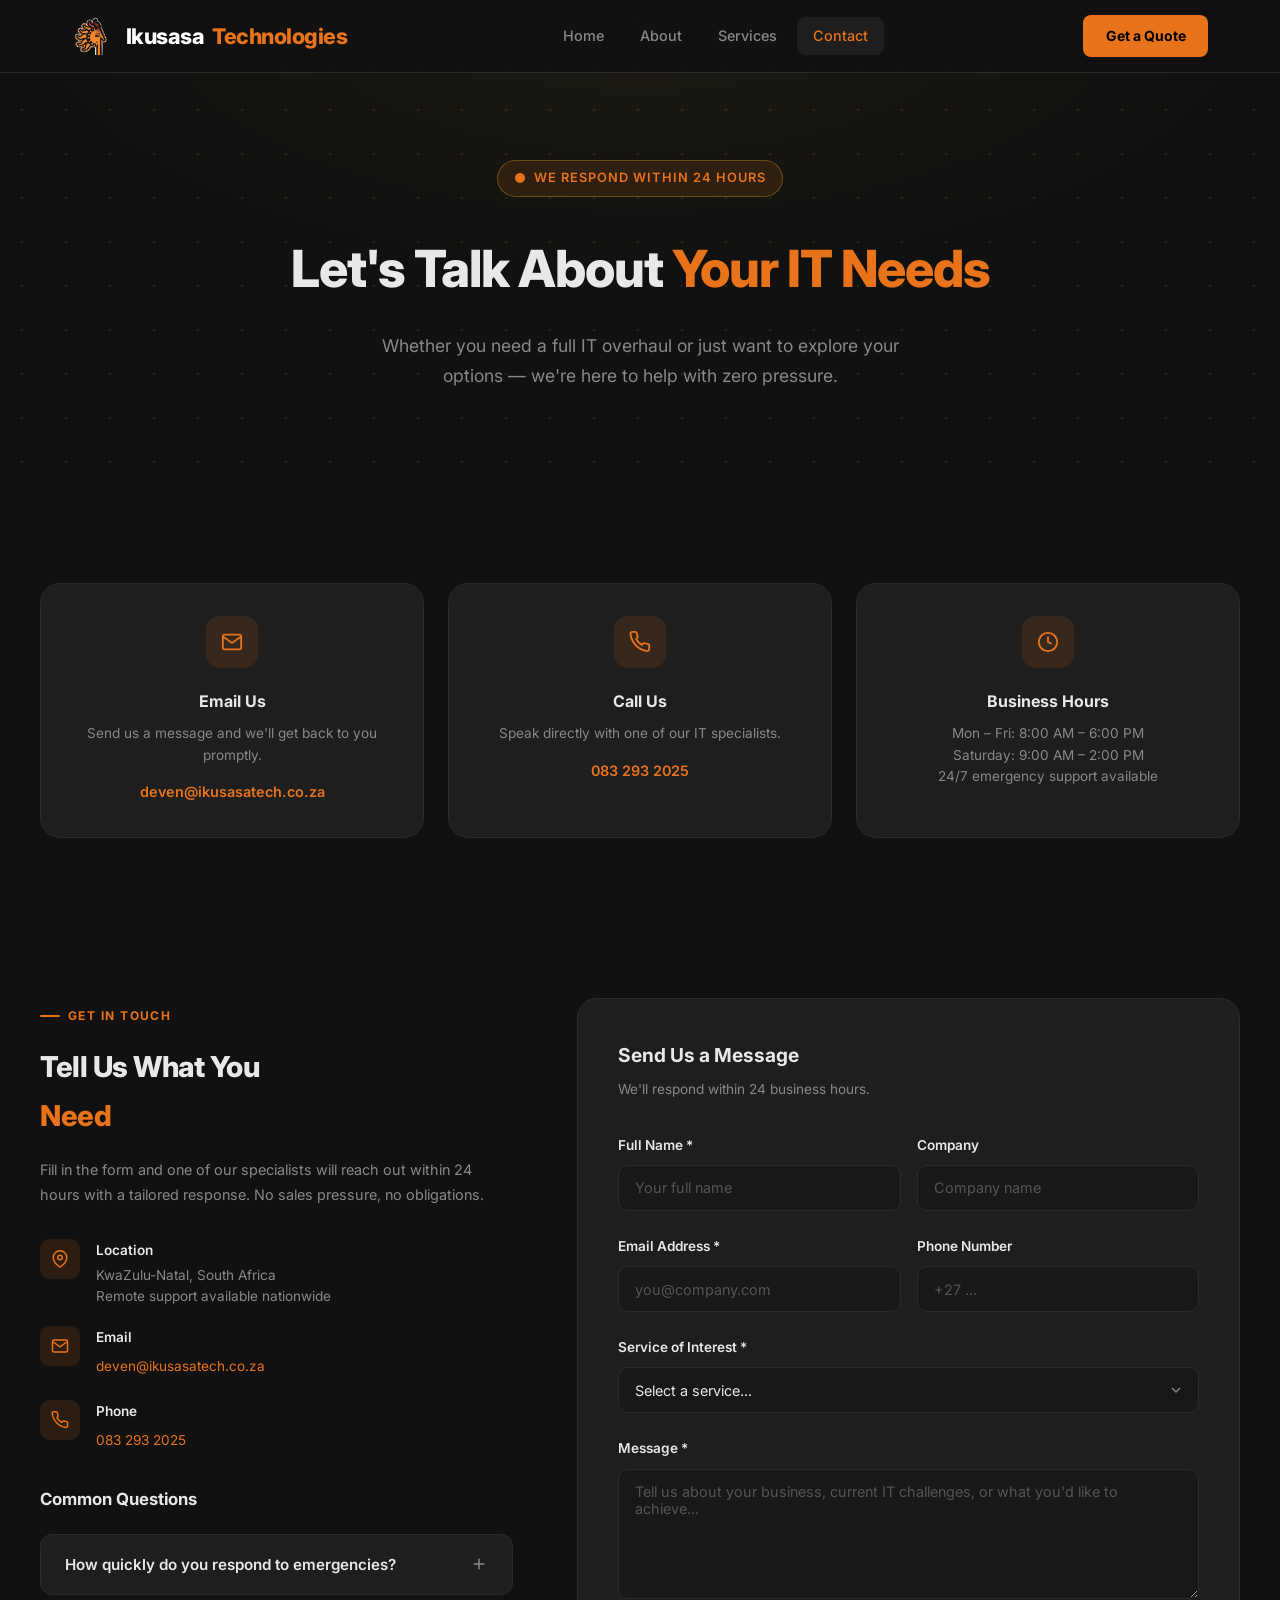
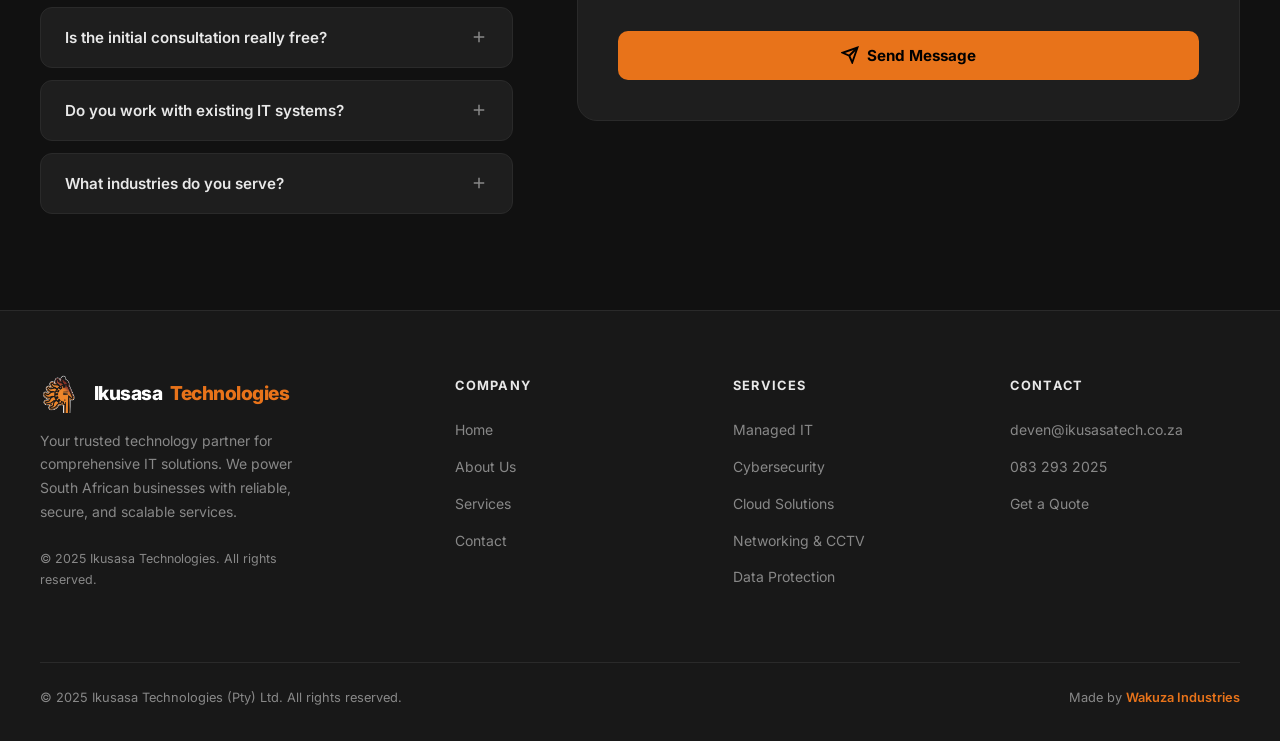
<file: contact.html>
<!DOCTYPE html>
<html lang="en">
<head>
  <meta charset="UTF-8" />
  <meta name="viewport" content="width=device-width, initial-scale=1.0" />

  <!-- Primary Meta -->
  <title>Contact Us | Free IT Consultation | Ikusasa Technologies</title>
  <meta name="description" content="Get a free IT consultation from Ikusasa Technologies. Call 083 293 2025 or email deven@ikusasatech.co.za. KwaZulu-Natal, South Africa — remote support available nationwide." />
  <meta name="keywords" content="contact Ikusasa Technologies, free IT consultation South Africa, IT support KwaZulu-Natal, IT help desk, managed IT quote" />
  <meta name="author" content="Ikusasa Technologies" />
  <meta name="robots" content="index, follow" />
  <link rel="canonical" href="https://www.ikusasatech.co.za/contact.html" />

  <!-- Geo -->
  <meta name="geo.region" content="ZA-KZN" />
  <meta name="geo.placename" content="KwaZulu-Natal, South Africa" />

  <!-- Open Graph -->
  <meta property="og:type" content="website" />
  <meta property="og:site_name" content="Ikusasa Technologies" />
  <meta property="og:title" content="Contact Us | Free IT Consultation | Ikusasa Technologies" />
  <meta property="og:description" content="Get a free IT consultation from Ikusasa Technologies. Call 083 293 2025. KwaZulu-Natal, South Africa — remote support available nationwide." />
  <meta property="og:url" content="https://www.ikusasatech.co.za/contact.html" />
  <meta property="og:image" content="https://www.ikusasatech.co.za/images/og-image.png" />
  <meta property="og:image:width" content="1200" />
  <meta property="og:image:height" content="630" />
  <meta property="og:locale" content="en_ZA" />

  <!-- Twitter Card -->
  <meta name="twitter:card" content="summary_large_image" />
  <meta name="twitter:title" content="Contact Us | Free IT Consultation | Ikusasa Technologies" />
  <meta name="twitter:description" content="Get a free IT consultation from Ikusasa Technologies. Call 083 293 2025. KwaZulu-Natal — remote support available nationwide." />
  <meta name="twitter:image" content="https://www.ikusasatech.co.za/images/og-image.png" />

  <!-- Favicon -->
  <link rel="icon" type="image/x-icon" href="images/favicon.ico" />
  <link rel="apple-touch-icon" href="images/ikusasa-logo.png" />

  <!-- JSON-LD: ContactPage + FAQPage + BreadcrumbList -->
  <script type="application/ld+json">
  {
    "@context": "https://schema.org",
    "@graph": [
      {
        "@type": "ContactPage",
        "@id": "https://www.ikusasatech.co.za/contact.html#webpage",
        "url": "https://www.ikusasatech.co.za/contact.html",
        "name": "Contact Ikusasa Technologies",
        "description": "Get a free IT consultation from Ikusasa Technologies. KwaZulu-Natal, South Africa — remote support available nationwide.",
        "isPartOf": { "@id": "https://www.ikusasatech.co.za/#website" }
      },
      {
        "@type": "FAQPage",
        "mainEntity": [
          {
            "@type": "Question",
            "name": "How fast do you respond to IT issues?",
            "acceptedAnswer": {
              "@type": "Answer",
              "text": "Critical issues receive a 2-hour response. We have after-hours emergency support for situations that can't wait until morning."
            }
          },
          {
            "@type": "Question",
            "name": "Is the initial consultation really free?",
            "acceptedAnswer": {
              "@type": "Answer",
              "text": "Yes — completely. We'll assess your environment, identify gaps, and provide a detailed proposal with no cost or commitment required."
            }
          },
          {
            "@type": "Question",
            "name": "Do you work with existing IT systems?",
            "acceptedAnswer": {
              "@type": "Answer",
              "text": "Absolutely. We specialise in improving and integrating with existing infrastructure — not ripping everything out unless it genuinely needs to go."
            }
          },
          {
            "@type": "Question",
            "name": "What industries do you serve?",
            "acceptedAnswer": {
              "@type": "Answer",
              "text": "We serve businesses across all industries — healthcare, finance, retail, legal, manufacturing, education, and more. Solutions are tailored to your compliance and operational requirements."
            }
          }
        ]
      },
      {
        "@type": "BreadcrumbList",
        "itemListElement": [
          { "@type": "ListItem", "position": 1, "name": "Home", "item": "https://www.ikusasatech.co.za/" },
          { "@type": "ListItem", "position": 2, "name": "Contact Us", "item": "https://www.ikusasatech.co.za/contact.html" }
        ]
      }
    ]
  }
  </script>

  <link rel="stylesheet" href="css/style.css" />
  <link rel="stylesheet" href="css/responsive.css" />
</head>
<body>

<!-- ======= HEADER ======= -->
<header>
  <nav>
    <a href="index.html" class="logo"><img src="images/ikusasa-logo.png" alt="Ikusasa Technologies" class="logo-icon">Ikusasa <span>Technologies</span></a>

    <ul class="nav-links">
      <li><a href="index.html">Home</a></li>
      <li><a href="about.html">About</a></li>
      <li><a href="services.html">Services</a></li>
      <li><a href="contact.html" class="active">Contact</a></li>
    </ul>

    <a href="contact.html" class="nav-cta">Get a Quote</a>

    <button class="mobile-menu-btn" aria-label="Toggle menu">
      <svg class="icon-menu" width="22" height="22" viewBox="0 0 24 24" fill="none" stroke="currentColor" stroke-width="2"><line x1="3" y1="6" x2="21" y2="6"/><line x1="3" y1="12" x2="21" y2="12"/><line x1="3" y1="18" x2="21" y2="18"/></svg>
      <svg class="icon-close" width="22" height="22" viewBox="0 0 24 24" fill="none" stroke="currentColor" stroke-width="2" style="display:none"><line x1="18" y1="6" x2="6" y2="18"/><line x1="6" y1="6" x2="18" y2="18"/></svg>
    </button>
  </nav>
</header>

<!-- ======= PAGE HERO ======= -->
<section class="page-hero">
  <div class="page-hero-content">
    <div class="hero-badge">
      <svg width="12" height="12" viewBox="0 0 24 24" fill="currentColor"><circle cx="12" cy="12" r="10"/></svg>
      We Respond Within 24 Hours
    </div>
    <h1>Let's Talk About <span>Your IT Needs</span></h1>
    <p>Whether you need a full IT overhaul or just want to explore your options — we're here to help with zero pressure.</p>
  </div>
</section>

<!-- ======= CONTACT INFO CARDS ======= -->
<section class="section" style="padding-bottom:0">
  <div class="section-inner">
    <div class="contact-info-grid" data-stagger>

      <div class="contact-card" data-anim>
        <div class="contact-card-icon">
          <svg width="22" height="22" viewBox="0 0 24 24" fill="none" stroke="currentColor" stroke-width="2"><path d="M4 4h16c1.1 0 2 .9 2 2v12c0 1.1-.9 2-2 2H4c-1.1 0-2-.9-2-2V6c0-1.1.9-2 2-2z"/><polyline points="22,6 12,13 2,6"/></svg>
        </div>
        <h3>Email Us</h3>
        <p>Send us a message and we'll get back to you promptly.</p>
        <a href="mailto:deven@ikusasatech.co.za">deven@ikusasatech.co.za</a>
      </div>

      <div class="contact-card" data-anim>
        <div class="contact-card-icon">
          <svg width="22" height="22" viewBox="0 0 24 24" fill="none" stroke="currentColor" stroke-width="2"><path d="M22 16.92v3a2 2 0 0 1-2.18 2 19.79 19.79 0 0 1-8.63-3.07A19.5 19.5 0 0 1 4.69 12 19.79 19.79 0 0 1 1.61 3.41 2 2 0 0 1 3.59 1h3a2 2 0 0 1 2 1.72c.127.96.361 1.903.7 2.81a2 2 0 0 1-.45 2.11L7.91 8.96a16 16 0 0 0 6.13 6.13l1.27-1.27a2 2 0 0 1 2.11-.45c.907.339 1.85.573 2.81.7A2 2 0 0 1 22 16.92z"/></svg>
        </div>
        <h3>Call Us</h3>
        <p>Speak directly with one of our IT specialists.</p>
        <a href="tel:+27832932025">083 293 2025</a>
      </div>

      <div class="contact-card" data-anim>
        <div class="contact-card-icon">
          <svg width="22" height="22" viewBox="0 0 24 24" fill="none" stroke="currentColor" stroke-width="2"><circle cx="12" cy="12" r="10"/><polyline points="12 6 12 12 16 14"/></svg>
        </div>
        <h3>Business Hours</h3>
        <p>Mon – Fri: 8:00 AM – 6:00 PM<br>Saturday: 9:00 AM – 2:00 PM<br>24/7 emergency support available</p>
      </div>

    </div>
  </div>
</section>

<!-- ======= CONTACT FORM + SIDEBAR ======= -->
<section class="section" id="contact-form">
  <div class="section-inner">
    <div class="contact-layout">

      <!-- Sidebar -->
      <div data-anim>
        <div class="section-label">Get in Touch</div>
        <h2 class="contact-sidebar" style="font-size:1.8rem;font-weight:800;letter-spacing:-0.5px;margin-bottom:1rem">Tell Us What You<br><span style="color:var(--accent)">Need</span></h2>
        <p style="font-size:0.9rem;color:var(--muted);line-height:1.75;margin-bottom:2rem">Fill in the form and one of our specialists will reach out within 24 hours with a tailored response. No sales pressure, no obligations.</p>

        <div class="contact-detail-list">
          <div class="contact-detail-item">
            <div class="contact-detail-item-icon">
              <svg width="18" height="18" viewBox="0 0 24 24" fill="none" stroke="currentColor" stroke-width="2"><path d="M21 10c0 7-9 13-9 13s-9-6-9-13a9 9 0 0 1 18 0z"/><circle cx="12" cy="10" r="3"/></svg>
            </div>
            <div class="contact-detail-item-text">
              <h4>Location</h4>
              <p>KwaZulu-Natal, South Africa<br>Remote support available nationwide</p>
            </div>
          </div>
          <div class="contact-detail-item">
            <div class="contact-detail-item-icon">
              <svg width="18" height="18" viewBox="0 0 24 24" fill="none" stroke="currentColor" stroke-width="2"><path d="M4 4h16c1.1 0 2 .9 2 2v12c0 1.1-.9 2-2 2H4c-1.1 0-2-.9-2-2V6c0-1.1.9-2 2-2z"/><polyline points="22,6 12,13 2,6"/></svg>
            </div>
            <div class="contact-detail-item-text">
              <h4>Email</h4>
              <a href="mailto:deven@ikusasatech.co.za">deven@ikusasatech.co.za</a>
            </div>
          </div>
          <div class="contact-detail-item">
            <div class="contact-detail-item-icon">
              <svg width="18" height="18" viewBox="0 0 24 24" fill="none" stroke="currentColor" stroke-width="2"><path d="M22 16.92v3a2 2 0 0 1-2.18 2 19.79 19.79 0 0 1-8.63-3.07A19.5 19.5 0 0 1 4.69 12 19.79 19.79 0 0 1 1.61 3.41 2 2 0 0 1 3.59 1h3a2 2 0 0 1 2 1.72c.127.96.361 1.903.7 2.81a2 2 0 0 1-.45 2.11L7.91 8.96a16 16 0 0 0 6.13 6.13l1.27-1.27a2 2 0 0 1 2.11-.45c.907.339 1.85.573 2.81.7A2 2 0 0 1 22 16.92z"/></svg>
            </div>
            <div class="contact-detail-item-text">
              <h4>Phone</h4>
              <a href="tel:+27832932025">083 293 2025</a>
            </div>
          </div>
        </div>

        <!-- FAQ -->
        <div style="margin-top:2rem">
          <h3 style="font-size:1.05rem;font-weight:700;margin-bottom:1.25rem">Common Questions</h3>
          <div class="faq-list">

            <div class="faq-item">
              <button class="faq-trigger">
                How quickly do you respond to emergencies?
                <svg class="faq-icon" width="18" height="18" viewBox="0 0 24 24" fill="none" stroke="currentColor" stroke-width="2"><line x1="12" y1="5" x2="12" y2="19"/><line x1="5" y1="12" x2="19" y2="12"/></svg>
              </button>
              <div class="faq-body">Critical issues receive a 2-hour response. We have after-hours emergency support for situations that can't wait until morning.</div>
            </div>

            <div class="faq-item">
              <button class="faq-trigger">
                Is the initial consultation really free?
                <svg class="faq-icon" width="18" height="18" viewBox="0 0 24 24" fill="none" stroke="currentColor" stroke-width="2"><line x1="12" y1="5" x2="12" y2="19"/><line x1="5" y1="12" x2="19" y2="12"/></svg>
              </button>
              <div class="faq-body">Yes — completely. We'll assess your environment, identify gaps, and provide a detailed proposal with no cost or commitment required.</div>
            </div>

            <div class="faq-item">
              <button class="faq-trigger">
                Do you work with existing IT systems?
                <svg class="faq-icon" width="18" height="18" viewBox="0 0 24 24" fill="none" stroke="currentColor" stroke-width="2"><line x1="12" y1="5" x2="12" y2="19"/><line x1="5" y1="12" x2="19" y2="12"/></svg>
              </button>
              <div class="faq-body">Absolutely. We specialise in improving and integrating with existing infrastructure — not ripping everything out unless it genuinely needs to go.</div>
            </div>

            <div class="faq-item">
              <button class="faq-trigger">
                What industries do you serve?
                <svg class="faq-icon" width="18" height="18" viewBox="0 0 24 24" fill="none" stroke="currentColor" stroke-width="2"><line x1="12" y1="5" x2="12" y2="19"/><line x1="5" y1="12" x2="19" y2="12"/></svg>
              </button>
              <div class="faq-body">We serve businesses across all industries — healthcare, finance, retail, legal, manufacturing, education, and more. Solutions are tailored to your compliance and operational requirements.</div>
            </div>

          </div>
        </div>
      </div>

      <!-- Form -->
      <div data-anim data-delay="150">
        <div class="contact-form-wrap">
          <h3 style="font-size:1.2rem;font-weight:700;margin-bottom:0.4rem">Send Us a Message</h3>
          <p style="font-size:0.85rem;color:var(--muted);margin-bottom:2rem">We'll respond within 24 business hours.</p>

          <form id="contactForm" action="send-email.php" method="POST" novalidate>
            <!-- Honeypot -->
            <input type="text" name="website" style="display:none" tabindex="-1" autocomplete="off">
            <div class="form-row">
              <div class="form-group">
                <label for="fullName">Full Name *</label>
                <input type="text" id="fullName" name="fullName" placeholder="Your full name" required />
              </div>
              <div class="form-group">
                <label for="company">Company</label>
                <input type="text" id="company" name="company" placeholder="Company name" />
              </div>
            </div>

            <div class="form-row">
              <div class="form-group">
                <label for="email">Email Address *</label>
                <input type="email" id="email" name="email" placeholder="you@company.com" required />
              </div>
              <div class="form-group">
                <label for="phone">Phone Number</label>
                <input type="tel" id="phone" name="phone" placeholder="+27 ..." />
              </div>
            </div>

            <div class="form-group">
              <label for="service">Service of Interest *</label>
              <select id="service" name="service" required>
                <option value="">Select a service...</option>
                <option value="managed-it">Managed IT Services &amp; Support</option>
                <option value="cybersecurity">Cybersecurity</option>
                <option value="cloud">Cloud Solutions</option>
                <option value="consulting">IT Consulting</option>
                <option value="procurement">Hardware &amp; Software Procurement</option>
                <option value="data-protection">Data Protection</option>
                <option value="networking">Networking / Cabling / CCTV</option>
                <option value="multiple">Multiple Services</option>
                <option value="other">Other / Not Sure</option>
              </select>
            </div>

            <div class="form-group">
              <label for="message">Message *</label>
              <textarea id="message" name="message" placeholder="Tell us about your business, current IT challenges, or what you'd like to achieve..." required></textarea>
            </div>

            <button type="submit" class="btn-submit">
              <svg width="18" height="18" viewBox="0 0 24 24" fill="none" stroke="currentColor" stroke-width="2.5"><line x1="22" y1="2" x2="11" y2="13"/><polygon points="22 2 15 22 11 13 2 9 22 2"/></svg>
              Send Message
            </button>
          </form>
        </div>
      </div>

    </div>
  </div>
</section>

<!-- ======= FOOTER ======= -->
<footer>
  <div class="footer-inner">
    <div class="footer-brand">
      <a href="index.html" class="logo"><img src="images/ikusasa-logo.png" alt="Ikusasa Technologies" class="logo-icon">Ikusasa <span>Technologies</span></a>
      <p>Your trusted technology partner for comprehensive IT solutions. We power South African businesses with reliable, secure, and scalable services.</p>
      <p style="font-size:0.78rem;color:var(--muted)">&copy; 2025 Ikusasa Technologies. All rights reserved.</p>
    </div>

    <div class="footer-col">
      <h4>Company</h4>
      <ul>
        <li><a href="index.html">Home</a></li>
        <li><a href="about.html">About Us</a></li>
        <li><a href="services.html">Services</a></li>
        <li><a href="contact.html">Contact</a></li>
      </ul>
    </div>

    <div class="footer-col">
      <h4>Services</h4>
      <ul>
        <li><a href="services.html#managed-it">Managed IT</a></li>
        <li><a href="services.html#cybersecurity">Cybersecurity</a></li>
        <li><a href="services.html#cloud">Cloud Solutions</a></li>
        <li><a href="services.html#networking">Networking &amp; CCTV</a></li>
        <li><a href="services.html#data-protection">Data Protection</a></li>
      </ul>
    </div>

    <div class="footer-col">
      <h4>Contact</h4>
      <ul>
        <li><a href="mailto:deven@ikusasatech.co.za">deven@ikusasatech.co.za</a></li>
        <li><a href="tel:+27832932025">083 293 2025</a></li>
        <li><a href="contact.html">Get a Quote</a></li>
      </ul>
    </div>
  </div>

  <div class="footer-bottom">
    <p>&copy; 2025 Ikusasa Technologies (Pty) Ltd. All rights reserved.</p>
    <p>Made by <a href="https://wakuzaindustries.co.za" target="_blank" rel="noopener">Wakuza Industries</a></p>
  </div>
</footer>

<script src="js/main.js"></script>
</body>
</html>
</file>
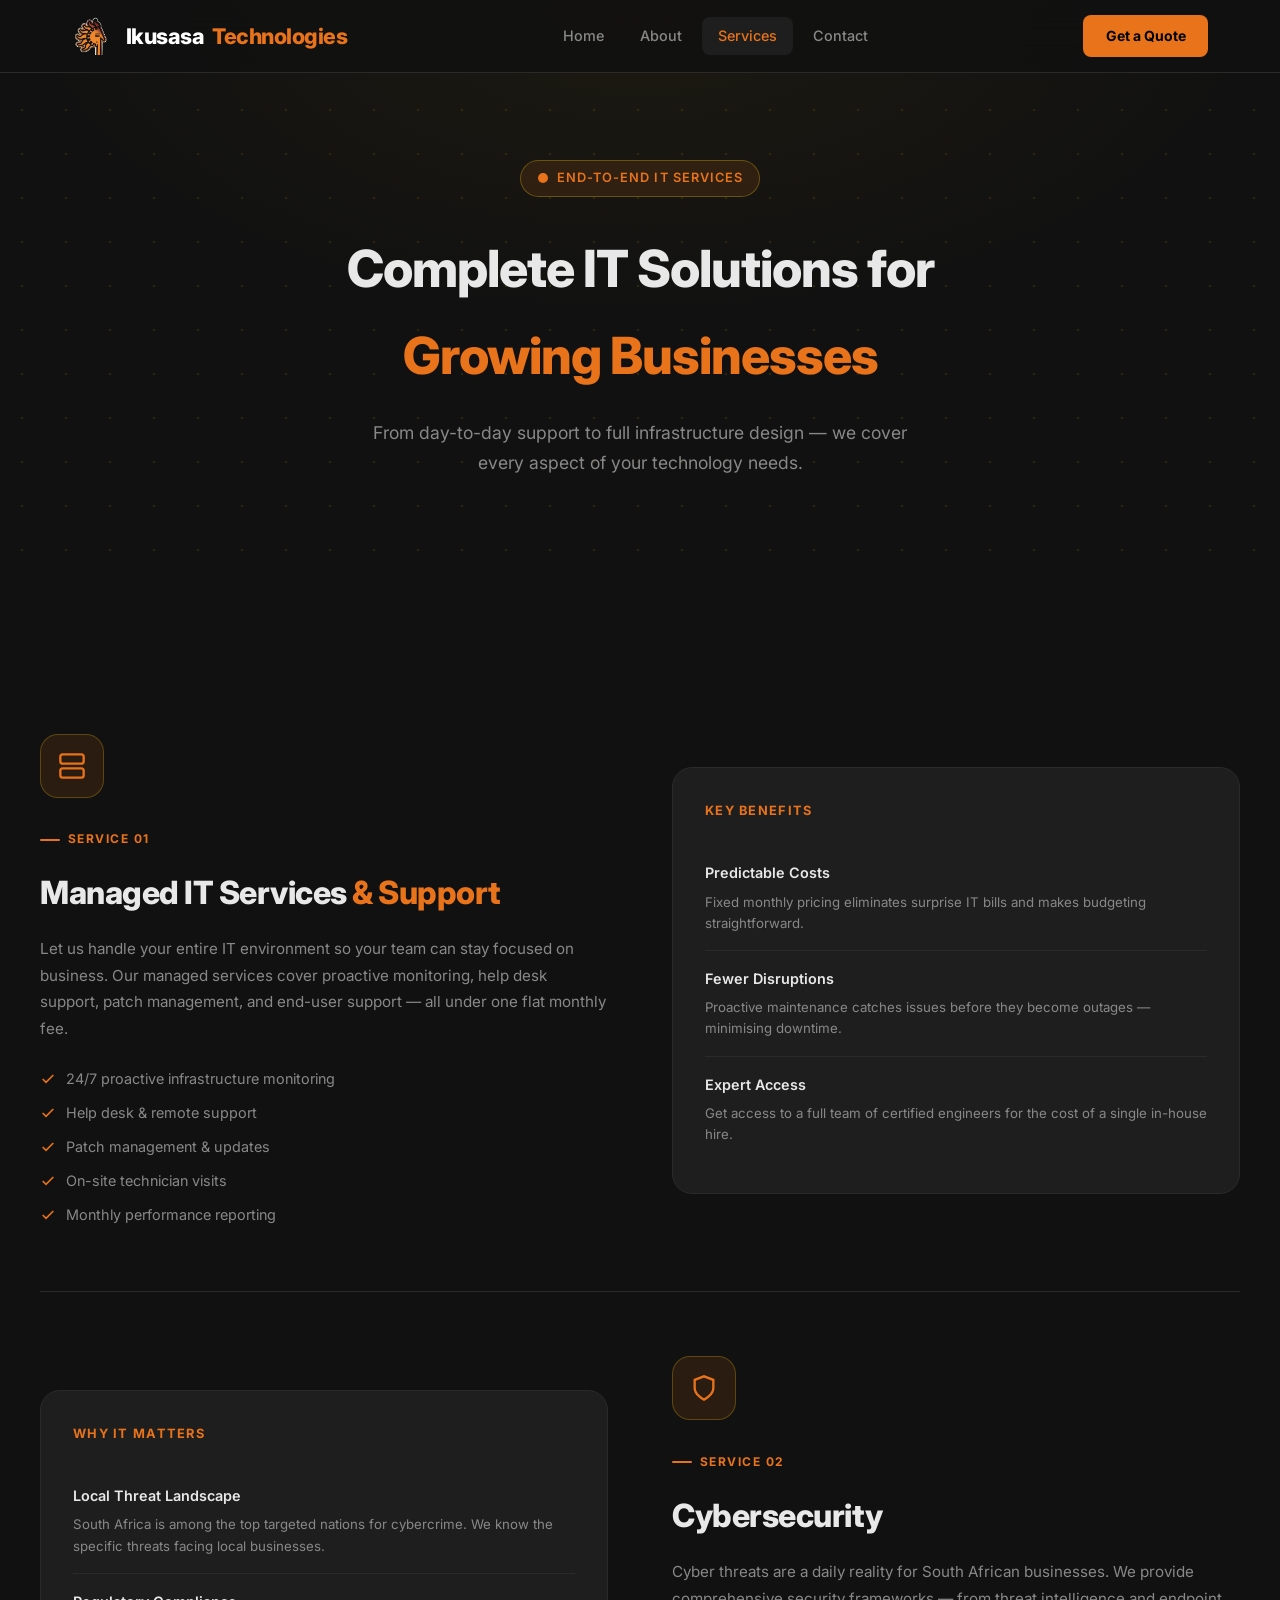
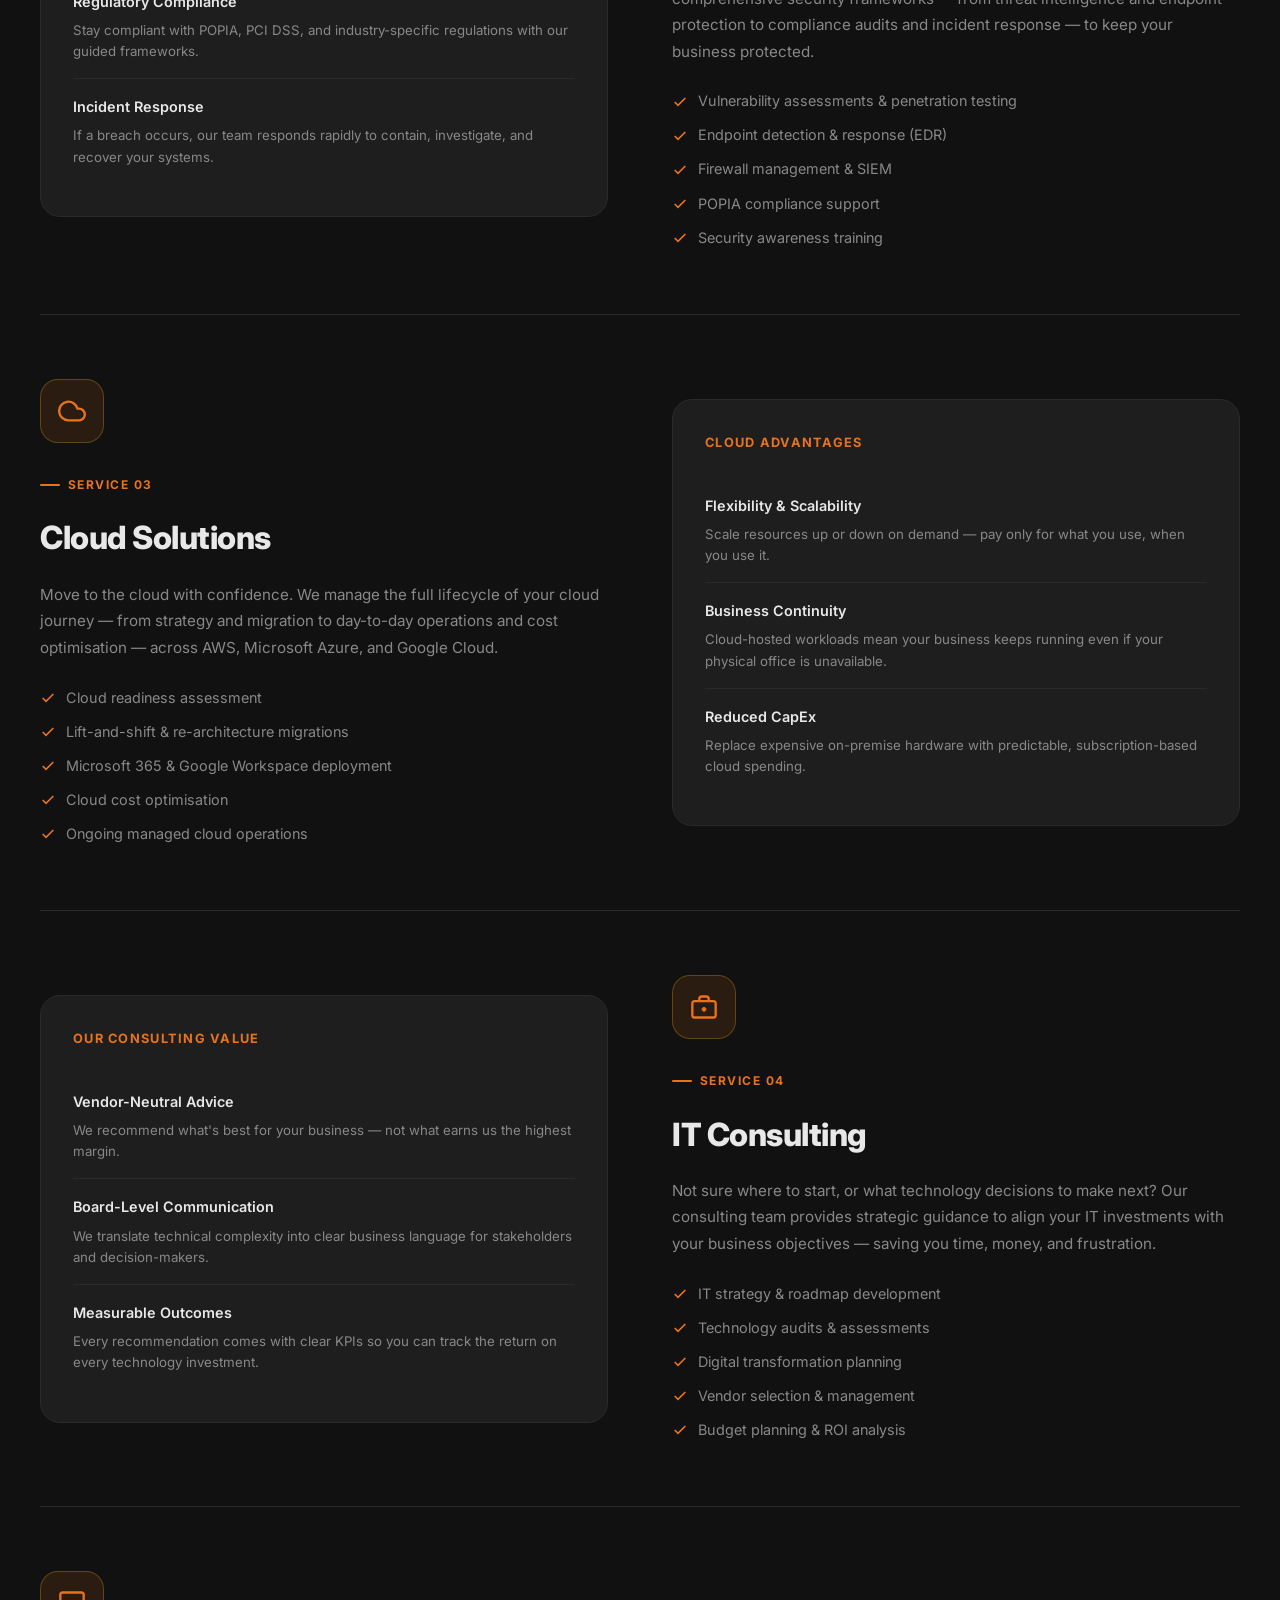
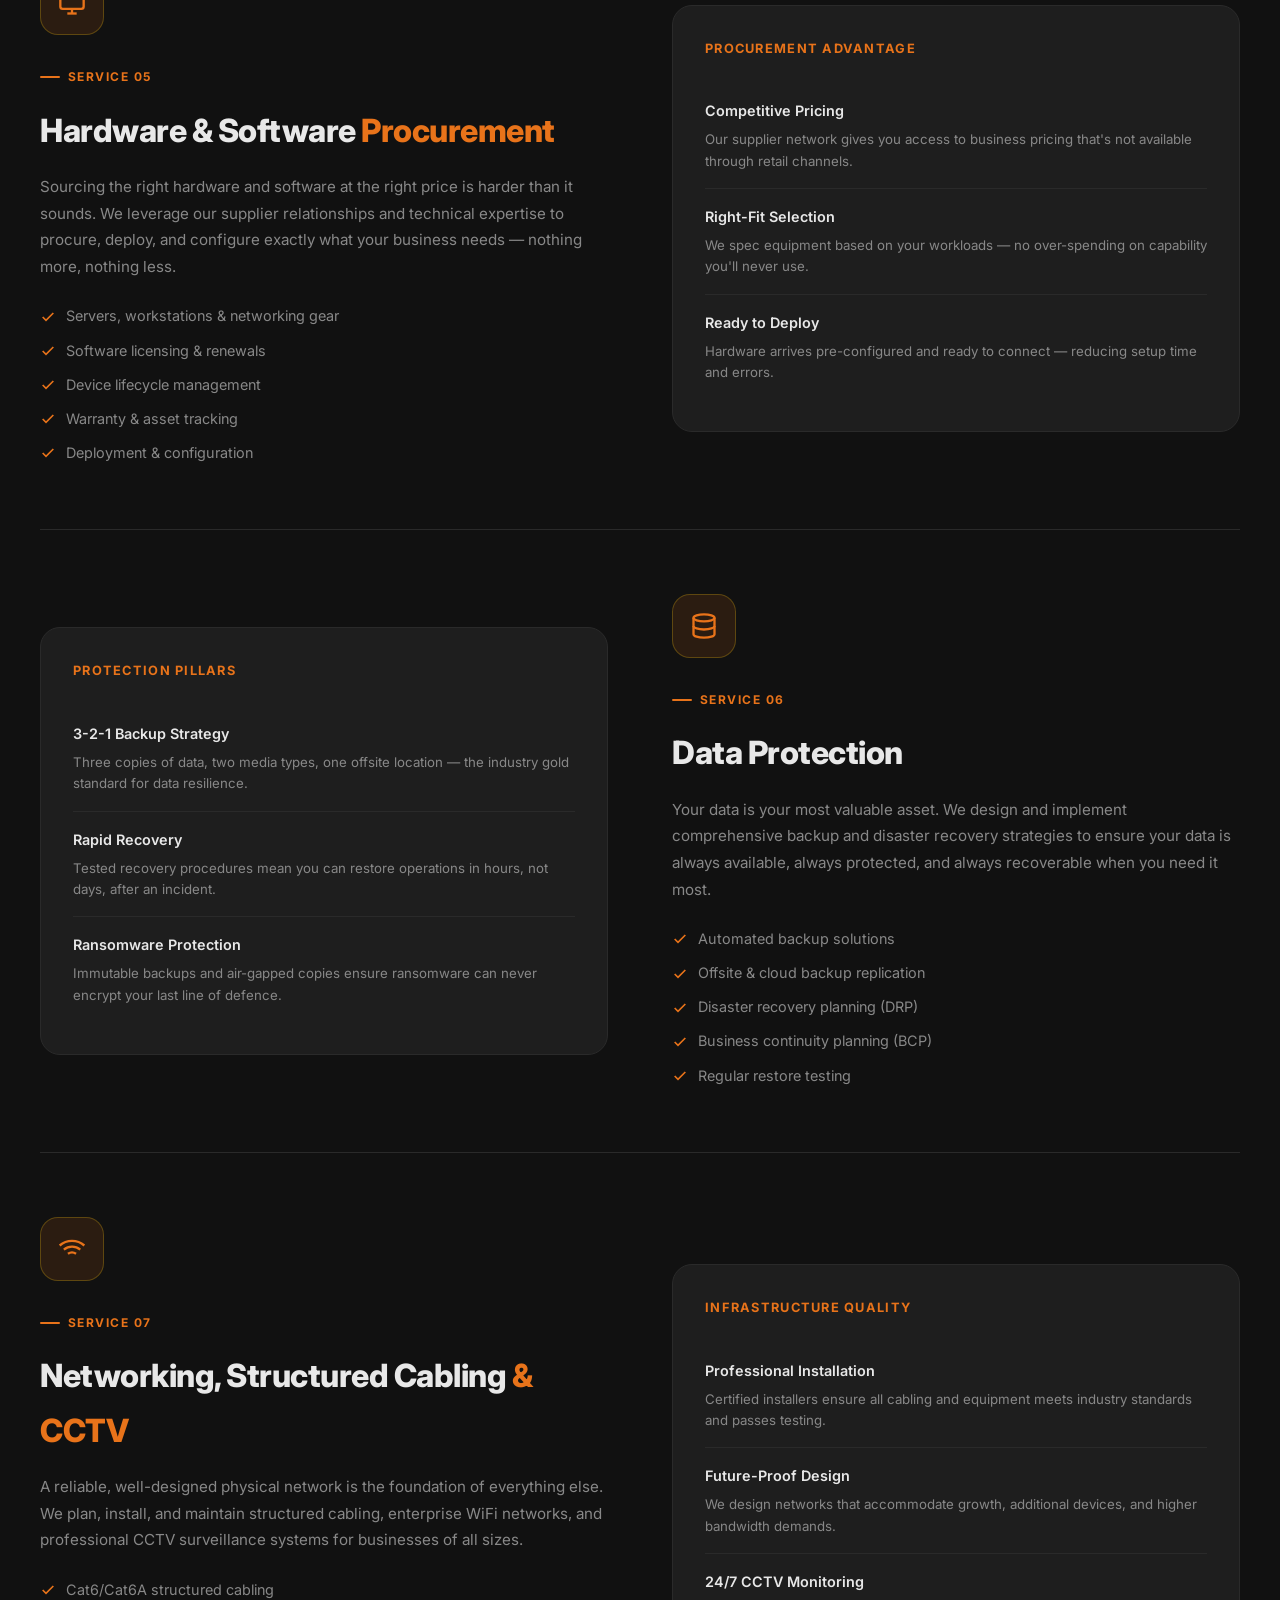
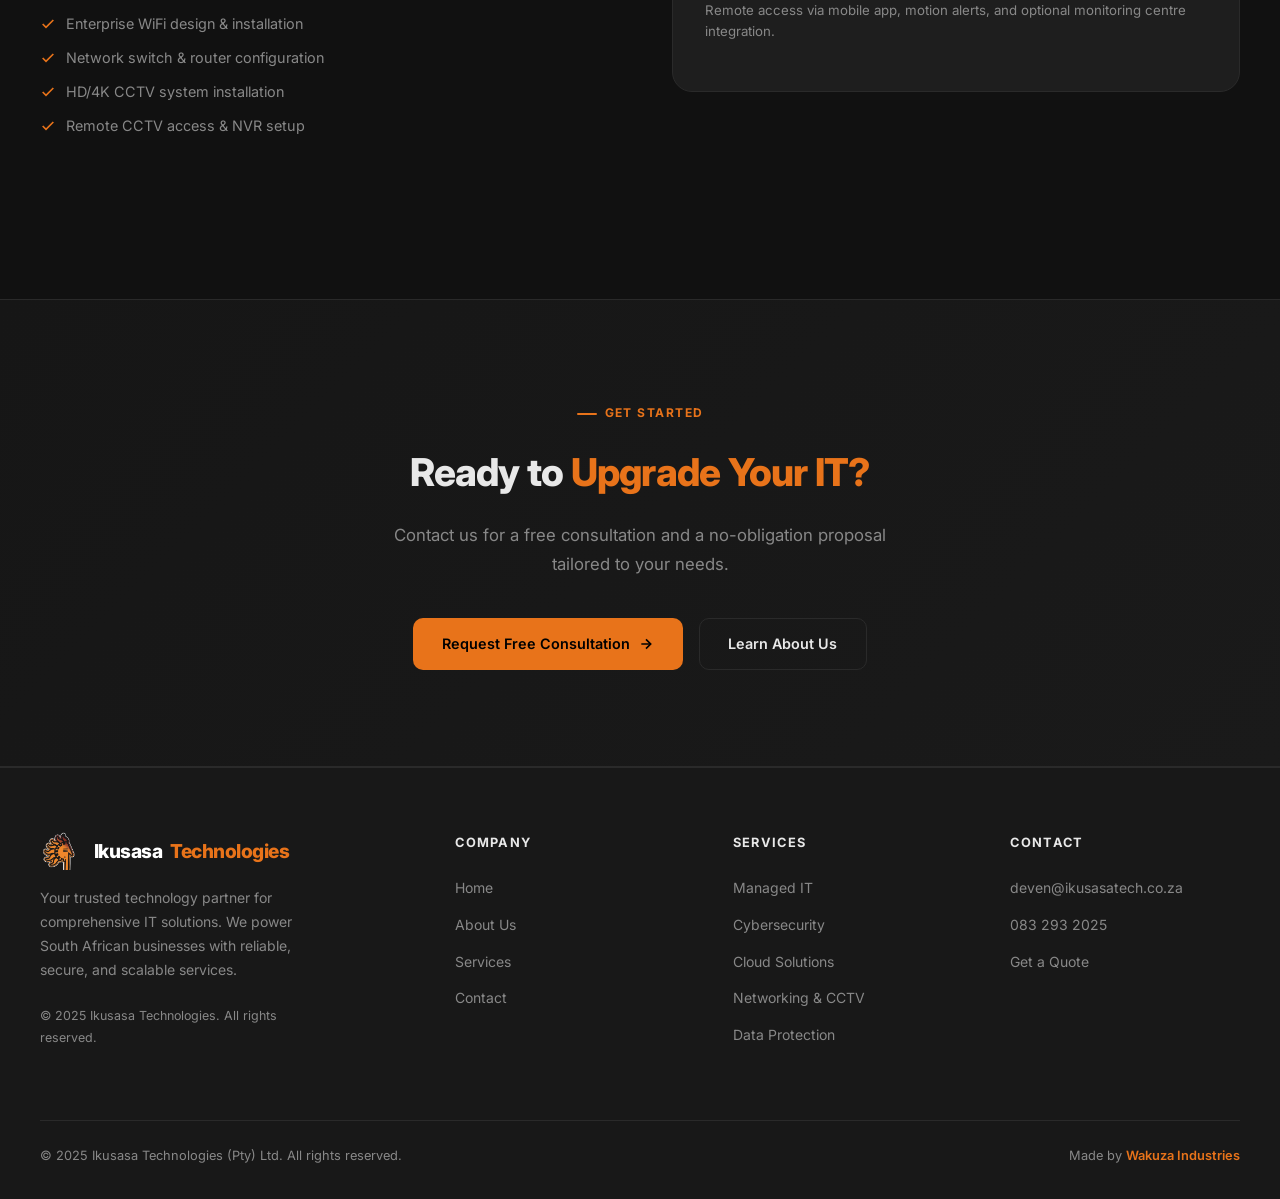
<file: services.html>
<!DOCTYPE html>
<html lang="en">
<head>
  <meta charset="UTF-8" />
  <meta name="viewport" content="width=device-width, initial-scale=1.0" />

  <!-- Primary Meta -->
  <title>IT Services | Managed IT, Cybersecurity, Cloud & CCTV | Ikusasa Technologies</title>
  <meta name="description" content="Explore Ikusasa Technologies' full range of IT services — Managed IT Support, Cybersecurity, Cloud Solutions, IT Consulting, Hardware Procurement, Data Protection & Networking/CCTV across South Africa." />
  <meta name="keywords" content="managed IT services South Africa, cybersecurity KwaZulu-Natal, cloud solutions South Africa, IT consulting, hardware procurement, data protection, CCTV installation, structured cabling, POPIA compliance" />
  <meta name="author" content="Ikusasa Technologies" />
  <meta name="robots" content="index, follow" />
  <link rel="canonical" href="https://www.ikusasatech.co.za/services.html" />

  <!-- Geo -->
  <meta name="geo.region" content="ZA-KZN" />
  <meta name="geo.placename" content="KwaZulu-Natal, South Africa" />

  <!-- Open Graph -->
  <meta property="og:type" content="website" />
  <meta property="og:site_name" content="Ikusasa Technologies" />
  <meta property="og:title" content="IT Services | Managed IT, Cybersecurity, Cloud & CCTV | Ikusasa Technologies" />
  <meta property="og:description" content="Managed IT Support, Cybersecurity, Cloud Solutions, IT Consulting, Hardware Procurement, Data Protection & Networking/CCTV — delivered by Ikusasa Technologies across South Africa." />
  <meta property="og:url" content="https://www.ikusasatech.co.za/services.html" />
  <meta property="og:image" content="https://www.ikusasatech.co.za/images/og-image.png" />
  <meta property="og:image:width" content="1200" />
  <meta property="og:image:height" content="630" />
  <meta property="og:locale" content="en_ZA" />

  <!-- Twitter Card -->
  <meta name="twitter:card" content="summary_large_image" />
  <meta name="twitter:title" content="IT Services | Managed IT, Cybersecurity, Cloud & CCTV | Ikusasa Technologies" />
  <meta name="twitter:description" content="Managed IT, Cybersecurity, Cloud, Consulting, Hardware, Data Protection & CCTV — Ikusasa Technologies, South Africa." />
  <meta name="twitter:image" content="https://www.ikusasatech.co.za/images/og-image.png" />

  <!-- Favicon -->
  <link rel="icon" type="image/x-icon" href="images/favicon.ico" />
  <link rel="apple-touch-icon" href="images/ikusasa-logo.png" />

  <!-- JSON-LD: ItemList of Services + BreadcrumbList -->
  <script type="application/ld+json">
  {
    "@context": "https://schema.org",
    "@graph": [
      {
        "@type": "CollectionPage",
        "@id": "https://www.ikusasatech.co.za/services.html#webpage",
        "url": "https://www.ikusasatech.co.za/services.html",
        "name": "IT Services — Ikusasa Technologies",
        "description": "Full range of IT services including Managed IT, Cybersecurity, Cloud Solutions, IT Consulting, Hardware Procurement, Data Protection, and Networking & CCTV.",
        "isPartOf": { "@id": "https://www.ikusasatech.co.za/#website" }
      },
      {
        "@type": "ItemList",
        "name": "Ikusasa Technologies IT Services",
        "itemListElement": [
          {
            "@type": "ListItem", "position": 1,
            "item": {
              "@type": "Service",
              "name": "Managed IT Services & Support",
              "description": "Proactive monitoring, help desk support, patch management, and end-user support under one flat monthly fee.",
              "provider": { "@id": "https://www.ikusasatech.co.za/#business" },
              "areaServed": "South Africa"
            }
          },
          {
            "@type": "ListItem", "position": 2,
            "item": {
              "@type": "Service",
              "name": "Cybersecurity",
              "description": "Comprehensive security frameworks — threat intelligence, endpoint protection, POPIA & PCI DSS compliance, and incident response.",
              "provider": { "@id": "https://www.ikusasatech.co.za/#business" },
              "areaServed": "South Africa"
            }
          },
          {
            "@type": "ListItem", "position": 3,
            "item": {
              "@type": "Service",
              "name": "Cloud Solutions",
              "description": "Full cloud lifecycle management across AWS, Microsoft Azure, and Google Cloud — strategy, migration, and operations.",
              "provider": { "@id": "https://www.ikusasatech.co.za/#business" },
              "areaServed": "South Africa"
            }
          },
          {
            "@type": "ListItem", "position": 4,
            "item": {
              "@type": "Service",
              "name": "IT Consulting",
              "description": "Strategic IT guidance to align technology investments with business objectives.",
              "provider": { "@id": "https://www.ikusasatech.co.za/#business" },
              "areaServed": "South Africa"
            }
          },
          {
            "@type": "ListItem", "position": 5,
            "item": {
              "@type": "Service",
              "name": "Hardware & Software Procurement",
              "description": "Sourcing, deploying, and configuring hardware and software at competitive business pricing.",
              "provider": { "@id": "https://www.ikusasatech.co.za/#business" },
              "areaServed": "South Africa"
            }
          },
          {
            "@type": "ListItem", "position": 6,
            "item": {
              "@type": "Service",
              "name": "Data Protection & Disaster Recovery",
              "description": "Comprehensive backup and disaster recovery strategies including 3-2-1 backup rule, immutable backups, and ransomware-proof storage.",
              "provider": { "@id": "https://www.ikusasatech.co.za/#business" },
              "areaServed": "South Africa"
            }
          },
          {
            "@type": "ListItem", "position": 7,
            "item": {
              "@type": "Service",
              "name": "Networking, Structured Cabling & CCTV",
              "description": "Enterprise WiFi, structured cabling, and professional CCTV surveillance systems for businesses.",
              "provider": { "@id": "https://www.ikusasatech.co.za/#business" },
              "areaServed": "South Africa"
            }
          }
        ]
      },
      {
        "@type": "BreadcrumbList",
        "itemListElement": [
          { "@type": "ListItem", "position": 1, "name": "Home", "item": "https://www.ikusasatech.co.za/" },
          { "@type": "ListItem", "position": 2, "name": "Services", "item": "https://www.ikusasatech.co.za/services.html" }
        ]
      }
    ]
  }
  </script>

  <link rel="stylesheet" href="css/style.css" />
  <link rel="stylesheet" href="css/responsive.css" />
</head>
<body>

<!-- ======= HEADER ======= -->
<header>
  <nav>
    <a href="index.html" class="logo"><img src="images/ikusasa-logo.png" alt="Ikusasa Technologies" class="logo-icon">Ikusasa <span>Technologies</span></a>

    <ul class="nav-links">
      <li><a href="index.html">Home</a></li>
      <li><a href="about.html">About</a></li>
      <li><a href="services.html" class="active">Services</a></li>
      <li><a href="contact.html">Contact</a></li>
    </ul>

    <a href="contact.html" class="nav-cta">Get a Quote</a>

    <button class="mobile-menu-btn" aria-label="Toggle menu">
      <svg class="icon-menu" width="22" height="22" viewBox="0 0 24 24" fill="none" stroke="currentColor" stroke-width="2"><line x1="3" y1="6" x2="21" y2="6"/><line x1="3" y1="12" x2="21" y2="12"/><line x1="3" y1="18" x2="21" y2="18"/></svg>
      <svg class="icon-close" width="22" height="22" viewBox="0 0 24 24" fill="none" stroke="currentColor" stroke-width="2" style="display:none"><line x1="18" y1="6" x2="6" y2="18"/><line x1="6" y1="6" x2="18" y2="18"/></svg>
    </button>
  </nav>
</header>

<!-- ======= PAGE HERO ======= -->
<section class="page-hero">
  <div class="page-hero-content">
    <div class="hero-badge">
      <svg width="12" height="12" viewBox="0 0 24 24" fill="currentColor"><circle cx="12" cy="12" r="10"/></svg>
      End-to-End IT Services
    </div>
    <h1>Complete IT Solutions for <span>Growing Businesses</span></h1>
    <p>From day-to-day support to full infrastructure design — we cover every aspect of your technology needs.</p>
  </div>
</section>

<!-- ======= SERVICES DETAIL ======= -->
<section class="section" id="services">
  <div class="section-inner">

    <!-- 1. Managed IT -->
    <div class="service-detail" id="managed-it" data-anim>
      <div class="service-detail-info">
        <div class="service-detail-icon">
          <svg width="28" height="28" viewBox="0 0 24 24" fill="none" stroke="currentColor" stroke-width="2"><rect x="2" y="2" width="20" height="8" rx="2"/><rect x="2" y="14" width="20" height="8" rx="2"/><line x1="6" y1="6" x2="6.01" y2="6" stroke-width="3"/><line x1="6" y1="18" x2="6.01" y2="18" stroke-width="3"/></svg>
        </div>
        <div class="section-label">Service 01</div>
        <h2>Managed IT Services <span style="color:var(--accent)">&amp; Support</span></h2>
        <p>Let us handle your entire IT environment so your team can stay focused on business. Our managed services cover proactive monitoring, help desk support, patch management, and end-user support — all under one flat monthly fee.</p>
        <ul class="checklist">
          <li><svg width="16" height="16" viewBox="0 0 24 24" fill="none" stroke="currentColor" stroke-width="2.5"><polyline points="20 6 9 17 4 12"/></svg> 24/7 proactive infrastructure monitoring</li>
          <li><svg width="16" height="16" viewBox="0 0 24 24" fill="none" stroke="currentColor" stroke-width="2.5"><polyline points="20 6 9 17 4 12"/></svg> Help desk &amp; remote support</li>
          <li><svg width="16" height="16" viewBox="0 0 24 24" fill="none" stroke="currentColor" stroke-width="2.5"><polyline points="20 6 9 17 4 12"/></svg> Patch management &amp; updates</li>
          <li><svg width="16" height="16" viewBox="0 0 24 24" fill="none" stroke="currentColor" stroke-width="2.5"><polyline points="20 6 9 17 4 12"/></svg> On-site technician visits</li>
          <li><svg width="16" height="16" viewBox="0 0 24 24" fill="none" stroke="currentColor" stroke-width="2.5"><polyline points="20 6 9 17 4 12"/></svg> Monthly performance reporting</li>
        </ul>
      </div>
      <div class="service-detail-card">
        <h4>Key Benefits</h4>
        <div class="detail-item">
          <h5>Predictable Costs</h5>
          <p>Fixed monthly pricing eliminates surprise IT bills and makes budgeting straightforward.</p>
        </div>
        <div class="detail-item">
          <h5>Fewer Disruptions</h5>
          <p>Proactive maintenance catches issues before they become outages — minimising downtime.</p>
        </div>
        <div class="detail-item">
          <h5>Expert Access</h5>
          <p>Get access to a full team of certified engineers for the cost of a single in-house hire.</p>
        </div>
      </div>
    </div>

    <!-- 2. Cybersecurity -->
    <div class="service-detail reverse" id="cybersecurity" data-anim>
      <div class="service-detail-info">
        <div class="service-detail-icon">
          <svg width="28" height="28" viewBox="0 0 24 24" fill="none" stroke="currentColor" stroke-width="2"><path d="M12 22s8-4 8-10V5l-8-3-8 3v7c0 6 8 10 8 10z"/></svg>
        </div>
        <div class="section-label">Service 02</div>
        <h2>Cybersecurity</h2>
        <p>Cyber threats are a daily reality for South African businesses. We provide comprehensive security frameworks — from threat intelligence and endpoint protection to compliance audits and incident response — to keep your business protected.</p>
        <ul class="checklist">
          <li><svg width="16" height="16" viewBox="0 0 24 24" fill="none" stroke="currentColor" stroke-width="2.5"><polyline points="20 6 9 17 4 12"/></svg> Vulnerability assessments &amp; penetration testing</li>
          <li><svg width="16" height="16" viewBox="0 0 24 24" fill="none" stroke="currentColor" stroke-width="2.5"><polyline points="20 6 9 17 4 12"/></svg> Endpoint detection &amp; response (EDR)</li>
          <li><svg width="16" height="16" viewBox="0 0 24 24" fill="none" stroke="currentColor" stroke-width="2.5"><polyline points="20 6 9 17 4 12"/></svg> Firewall management &amp; SIEM</li>
          <li><svg width="16" height="16" viewBox="0 0 24 24" fill="none" stroke="currentColor" stroke-width="2.5"><polyline points="20 6 9 17 4 12"/></svg> POPIA compliance support</li>
          <li><svg width="16" height="16" viewBox="0 0 24 24" fill="none" stroke="currentColor" stroke-width="2.5"><polyline points="20 6 9 17 4 12"/></svg> Security awareness training</li>
        </ul>
      </div>
      <div class="service-detail-card">
        <h4>Why It Matters</h4>
        <div class="detail-item">
          <h5>Local Threat Landscape</h5>
          <p>South Africa is among the top targeted nations for cybercrime. We know the specific threats facing local businesses.</p>
        </div>
        <div class="detail-item">
          <h5>Regulatory Compliance</h5>
          <p>Stay compliant with POPIA, PCI DSS, and industry-specific regulations with our guided frameworks.</p>
        </div>
        <div class="detail-item">
          <h5>Incident Response</h5>
          <p>If a breach occurs, our team responds rapidly to contain, investigate, and recover your systems.</p>
        </div>
      </div>
    </div>

    <!-- 3. Cloud Solutions -->
    <div class="service-detail" id="cloud" data-anim>
      <div class="service-detail-info">
        <div class="service-detail-icon">
          <svg width="28" height="28" viewBox="0 0 24 24" fill="none" stroke="currentColor" stroke-width="2"><path d="M18 10h-1.26A8 8 0 1 0 9 20h9a5 5 0 0 0 0-10z"/></svg>
        </div>
        <div class="section-label">Service 03</div>
        <h2>Cloud Solutions</h2>
        <p>Move to the cloud with confidence. We manage the full lifecycle of your cloud journey — from strategy and migration to day-to-day operations and cost optimisation — across AWS, Microsoft Azure, and Google Cloud.</p>
        <ul class="checklist">
          <li><svg width="16" height="16" viewBox="0 0 24 24" fill="none" stroke="currentColor" stroke-width="2.5"><polyline points="20 6 9 17 4 12"/></svg> Cloud readiness assessment</li>
          <li><svg width="16" height="16" viewBox="0 0 24 24" fill="none" stroke="currentColor" stroke-width="2.5"><polyline points="20 6 9 17 4 12"/></svg> Lift-and-shift &amp; re-architecture migrations</li>
          <li><svg width="16" height="16" viewBox="0 0 24 24" fill="none" stroke="currentColor" stroke-width="2.5"><polyline points="20 6 9 17 4 12"/></svg> Microsoft 365 &amp; Google Workspace deployment</li>
          <li><svg width="16" height="16" viewBox="0 0 24 24" fill="none" stroke="currentColor" stroke-width="2.5"><polyline points="20 6 9 17 4 12"/></svg> Cloud cost optimisation</li>
          <li><svg width="16" height="16" viewBox="0 0 24 24" fill="none" stroke="currentColor" stroke-width="2.5"><polyline points="20 6 9 17 4 12"/></svg> Ongoing managed cloud operations</li>
        </ul>
      </div>
      <div class="service-detail-card">
        <h4>Cloud Advantages</h4>
        <div class="detail-item">
          <h5>Flexibility &amp; Scalability</h5>
          <p>Scale resources up or down on demand — pay only for what you use, when you use it.</p>
        </div>
        <div class="detail-item">
          <h5>Business Continuity</h5>
          <p>Cloud-hosted workloads mean your business keeps running even if your physical office is unavailable.</p>
        </div>
        <div class="detail-item">
          <h5>Reduced CapEx</h5>
          <p>Replace expensive on-premise hardware with predictable, subscription-based cloud spending.</p>
        </div>
      </div>
    </div>

    <!-- 4. IT Consulting -->
    <div class="service-detail reverse" id="consulting" data-anim>
      <div class="service-detail-info">
        <div class="service-detail-icon">
          <svg width="28" height="28" viewBox="0 0 24 24" fill="none" stroke="currentColor" stroke-width="2"><rect x="2" y="7" width="20" height="14" rx="2"/><path d="M16 7V5a2 2 0 0 0-2-2h-4a2 2 0 0 0-2 2v2"/><line x1="12" y1="12" x2="12" y2="16"/><line x1="10" y1="14" x2="14" y2="14"/></svg>
        </div>
        <div class="section-label">Service 04</div>
        <h2>IT Consulting</h2>
        <p>Not sure where to start, or what technology decisions to make next? Our consulting team provides strategic guidance to align your IT investments with your business objectives — saving you time, money, and frustration.</p>
        <ul class="checklist">
          <li><svg width="16" height="16" viewBox="0 0 24 24" fill="none" stroke="currentColor" stroke-width="2.5"><polyline points="20 6 9 17 4 12"/></svg> IT strategy &amp; roadmap development</li>
          <li><svg width="16" height="16" viewBox="0 0 24 24" fill="none" stroke="currentColor" stroke-width="2.5"><polyline points="20 6 9 17 4 12"/></svg> Technology audits &amp; assessments</li>
          <li><svg width="16" height="16" viewBox="0 0 24 24" fill="none" stroke="currentColor" stroke-width="2.5"><polyline points="20 6 9 17 4 12"/></svg> Digital transformation planning</li>
          <li><svg width="16" height="16" viewBox="0 0 24 24" fill="none" stroke="currentColor" stroke-width="2.5"><polyline points="20 6 9 17 4 12"/></svg> Vendor selection &amp; management</li>
          <li><svg width="16" height="16" viewBox="0 0 24 24" fill="none" stroke="currentColor" stroke-width="2.5"><polyline points="20 6 9 17 4 12"/></svg> Budget planning &amp; ROI analysis</li>
        </ul>
      </div>
      <div class="service-detail-card">
        <h4>Our Consulting Value</h4>
        <div class="detail-item">
          <h5>Vendor-Neutral Advice</h5>
          <p>We recommend what's best for your business — not what earns us the highest margin.</p>
        </div>
        <div class="detail-item">
          <h5>Board-Level Communication</h5>
          <p>We translate technical complexity into clear business language for stakeholders and decision-makers.</p>
        </div>
        <div class="detail-item">
          <h5>Measurable Outcomes</h5>
          <p>Every recommendation comes with clear KPIs so you can track the return on every technology investment.</p>
        </div>
      </div>
    </div>

    <!-- 5. Hardware & Software Procurement -->
    <div class="service-detail" id="procurement" data-anim>
      <div class="service-detail-info">
        <div class="service-detail-icon">
          <svg width="28" height="28" viewBox="0 0 24 24" fill="none" stroke="currentColor" stroke-width="2"><rect x="2" y="3" width="20" height="14" rx="2"/><line x1="8" y1="21" x2="16" y2="21"/><line x1="12" y1="17" x2="12" y2="21"/></svg>
        </div>
        <div class="section-label">Service 05</div>
        <h2>Hardware &amp; Software <span style="color:var(--accent)">Procurement</span></h2>
        <p>Sourcing the right hardware and software at the right price is harder than it sounds. We leverage our supplier relationships and technical expertise to procure, deploy, and configure exactly what your business needs — nothing more, nothing less.</p>
        <ul class="checklist">
          <li><svg width="16" height="16" viewBox="0 0 24 24" fill="none" stroke="currentColor" stroke-width="2.5"><polyline points="20 6 9 17 4 12"/></svg> Servers, workstations &amp; networking gear</li>
          <li><svg width="16" height="16" viewBox="0 0 24 24" fill="none" stroke="currentColor" stroke-width="2.5"><polyline points="20 6 9 17 4 12"/></svg> Software licensing &amp; renewals</li>
          <li><svg width="16" height="16" viewBox="0 0 24 24" fill="none" stroke="currentColor" stroke-width="2.5"><polyline points="20 6 9 17 4 12"/></svg> Device lifecycle management</li>
          <li><svg width="16" height="16" viewBox="0 0 24 24" fill="none" stroke="currentColor" stroke-width="2.5"><polyline points="20 6 9 17 4 12"/></svg> Warranty &amp; asset tracking</li>
          <li><svg width="16" height="16" viewBox="0 0 24 24" fill="none" stroke="currentColor" stroke-width="2.5"><polyline points="20 6 9 17 4 12"/></svg> Deployment &amp; configuration</li>
        </ul>
      </div>
      <div class="service-detail-card">
        <h4>Procurement Advantage</h4>
        <div class="detail-item">
          <h5>Competitive Pricing</h5>
          <p>Our supplier network gives you access to business pricing that's not available through retail channels.</p>
        </div>
        <div class="detail-item">
          <h5>Right-Fit Selection</h5>
          <p>We spec equipment based on your workloads — no over-spending on capability you'll never use.</p>
        </div>
        <div class="detail-item">
          <h5>Ready to Deploy</h5>
          <p>Hardware arrives pre-configured and ready to connect — reducing setup time and errors.</p>
        </div>
      </div>
    </div>

    <!-- 6. Data Protection -->
    <div class="service-detail reverse" id="data-protection" data-anim>
      <div class="service-detail-info">
        <div class="service-detail-icon">
          <svg width="28" height="28" viewBox="0 0 24 24" fill="none" stroke="currentColor" stroke-width="2"><ellipse cx="12" cy="5" rx="9" ry="3"/><path d="M21 12c0 1.66-4 3-9 3s-9-1.34-9-3"/><path d="M3 5v14c0 1.66 4 3 9 3s9-1.34 9-3V5"/></svg>
        </div>
        <div class="section-label">Service 06</div>
        <h2>Data Protection</h2>
        <p>Your data is your most valuable asset. We design and implement comprehensive backup and disaster recovery strategies to ensure your data is always available, always protected, and always recoverable when you need it most.</p>
        <ul class="checklist">
          <li><svg width="16" height="16" viewBox="0 0 24 24" fill="none" stroke="currentColor" stroke-width="2.5"><polyline points="20 6 9 17 4 12"/></svg> Automated backup solutions</li>
          <li><svg width="16" height="16" viewBox="0 0 24 24" fill="none" stroke="currentColor" stroke-width="2.5"><polyline points="20 6 9 17 4 12"/></svg> Offsite &amp; cloud backup replication</li>
          <li><svg width="16" height="16" viewBox="0 0 24 24" fill="none" stroke="currentColor" stroke-width="2.5"><polyline points="20 6 9 17 4 12"/></svg> Disaster recovery planning (DRP)</li>
          <li><svg width="16" height="16" viewBox="0 0 24 24" fill="none" stroke="currentColor" stroke-width="2.5"><polyline points="20 6 9 17 4 12"/></svg> Business continuity planning (BCP)</li>
          <li><svg width="16" height="16" viewBox="0 0 24 24" fill="none" stroke="currentColor" stroke-width="2.5"><polyline points="20 6 9 17 4 12"/></svg> Regular restore testing</li>
        </ul>
      </div>
      <div class="service-detail-card">
        <h4>Protection Pillars</h4>
        <div class="detail-item">
          <h5>3-2-1 Backup Strategy</h5>
          <p>Three copies of data, two media types, one offsite location — the industry gold standard for data resilience.</p>
        </div>
        <div class="detail-item">
          <h5>Rapid Recovery</h5>
          <p>Tested recovery procedures mean you can restore operations in hours, not days, after an incident.</p>
        </div>
        <div class="detail-item">
          <h5>Ransomware Protection</h5>
          <p>Immutable backups and air-gapped copies ensure ransomware can never encrypt your last line of defence.</p>
        </div>
      </div>
    </div>

    <!-- 7. Networking / Cabling / CCTV -->
    <div class="service-detail" id="networking" data-anim>
      <div class="service-detail-info">
        <div class="service-detail-icon">
          <svg width="28" height="28" viewBox="0 0 24 24" fill="none" stroke="currentColor" stroke-width="2"><path d="M5 12.55a11 11 0 0 1 14.08 0"/><path d="M1.42 9a16 16 0 0 1 21.16 0"/><path d="M8.53 16.11a6 6 0 0 1 6.95 0"/><line x1="12" y1="20" x2="12.01" y2="20" stroke-width="3"/></svg>
        </div>
        <div class="section-label">Service 07</div>
        <h2>Networking, Structured Cabling <span style="color:var(--accent)">&amp; CCTV</span></h2>
        <p>A reliable, well-designed physical network is the foundation of everything else. We plan, install, and maintain structured cabling, enterprise WiFi networks, and professional CCTV surveillance systems for businesses of all sizes.</p>
        <ul class="checklist">
          <li><svg width="16" height="16" viewBox="0 0 24 24" fill="none" stroke="currentColor" stroke-width="2.5"><polyline points="20 6 9 17 4 12"/></svg> Cat6/Cat6A structured cabling</li>
          <li><svg width="16" height="16" viewBox="0 0 24 24" fill="none" stroke="currentColor" stroke-width="2.5"><polyline points="20 6 9 17 4 12"/></svg> Enterprise WiFi design &amp; installation</li>
          <li><svg width="16" height="16" viewBox="0 0 24 24" fill="none" stroke="currentColor" stroke-width="2.5"><polyline points="20 6 9 17 4 12"/></svg> Network switch &amp; router configuration</li>
          <li><svg width="16" height="16" viewBox="0 0 24 24" fill="none" stroke="currentColor" stroke-width="2.5"><polyline points="20 6 9 17 4 12"/></svg> HD/4K CCTV system installation</li>
          <li><svg width="16" height="16" viewBox="0 0 24 24" fill="none" stroke="currentColor" stroke-width="2.5"><polyline points="20 6 9 17 4 12"/></svg> Remote CCTV access &amp; NVR setup</li>
        </ul>
      </div>
      <div class="service-detail-card">
        <h4>Infrastructure Quality</h4>
        <div class="detail-item">
          <h5>Professional Installation</h5>
          <p>Certified installers ensure all cabling and equipment meets industry standards and passes testing.</p>
        </div>
        <div class="detail-item">
          <h5>Future-Proof Design</h5>
          <p>We design networks that accommodate growth, additional devices, and higher bandwidth demands.</p>
        </div>
        <div class="detail-item">
          <h5>24/7 CCTV Monitoring</h5>
          <p>Remote access via mobile app, motion alerts, and optional monitoring centre integration.</p>
        </div>
      </div>
    </div>

  </div>
</section>

<!-- ======= CTA ======= -->
<div class="cta-section">
  <div class="cta-inner">
    <div class="section-label" style="justify-content:center;margin-bottom:1rem">Get Started</div>
    <h2 data-anim>Ready to <span style="color:var(--accent)">Upgrade Your IT?</span></h2>
    <p data-anim data-delay="100">Contact us for a free consultation and a no-obligation proposal tailored to your needs.</p>
    <div class="cta-actions" data-anim data-delay="200">
      <a href="contact.html" class="btn btn-primary">
        Request Free Consultation
        <svg width="16" height="16" viewBox="0 0 24 24" fill="none" stroke="currentColor" stroke-width="2.5"><line x1="5" y1="12" x2="19" y2="12"/><polyline points="12 5 19 12 12 19"/></svg>
      </a>
      <a href="about.html" class="btn btn-outline">Learn About Us</a>
    </div>
  </div>
</div>

<!-- ======= FOOTER ======= -->
<footer>
  <div class="footer-inner">
    <div class="footer-brand">
      <a href="index.html" class="logo"><img src="images/ikusasa-logo.png" alt="Ikusasa Technologies" class="logo-icon">Ikusasa <span>Technologies</span></a>
      <p>Your trusted technology partner for comprehensive IT solutions. We power South African businesses with reliable, secure, and scalable services.</p>
      <p style="font-size:0.78rem;color:var(--muted)">&copy; 2025 Ikusasa Technologies. All rights reserved.</p>
    </div>

    <div class="footer-col">
      <h4>Company</h4>
      <ul>
        <li><a href="index.html">Home</a></li>
        <li><a href="about.html">About Us</a></li>
        <li><a href="services.html">Services</a></li>
        <li><a href="contact.html">Contact</a></li>
      </ul>
    </div>

    <div class="footer-col">
      <h4>Services</h4>
      <ul>
        <li><a href="#managed-it">Managed IT</a></li>
        <li><a href="#cybersecurity">Cybersecurity</a></li>
        <li><a href="#cloud">Cloud Solutions</a></li>
        <li><a href="#networking">Networking &amp; CCTV</a></li>
        <li><a href="#data-protection">Data Protection</a></li>
      </ul>
    </div>

    <div class="footer-col">
      <h4>Contact</h4>
      <ul>
        <li><a href="mailto:deven@ikusasatech.co.za">deven@ikusasatech.co.za</a></li>
        <li><a href="tel:+27832932025">083 293 2025</a></li>
        <li><a href="contact.html">Get a Quote</a></li>
      </ul>
    </div>
  </div>

  <div class="footer-bottom">
    <p>&copy; 2025 Ikusasa Technologies (Pty) Ltd. All rights reserved.</p>
    <p>Made by <a href="https://wakuzaindustries.co.za" target="_blank" rel="noopener">Wakuza Industries</a></p>
  </div>
</footer>

<script src="js/main.js"></script>
</body>
</html>
</file>
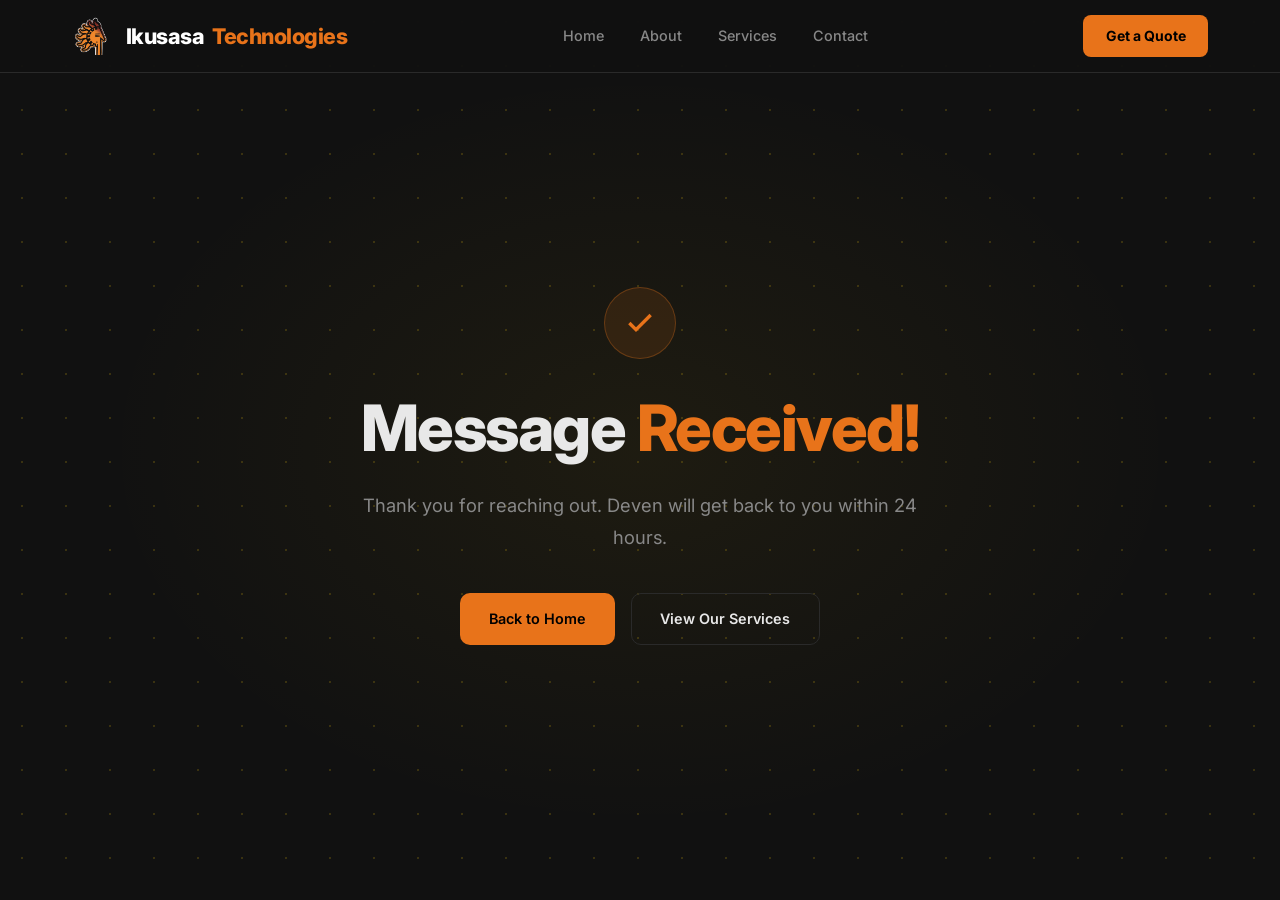
<file: thank-you.html>
<!DOCTYPE html>
<html lang="en">
<head>
  <meta charset="UTF-8" />
  <meta name="viewport" content="width=device-width, initial-scale=1.0" />
  <title>Message Sent — Ikusasa Technologies</title>
  <link rel="icon" type="image/x-icon" href="images/favicon.ico" />
  <link rel="stylesheet" href="css/style.css" />
  <link rel="stylesheet" href="css/responsive.css" />
</head>
<body>

<header>
  <nav>
    <a href="index.html" class="logo">
      <img src="images/ikusasa-logo.png" alt="Ikusasa Technologies" class="logo-icon">
      Ikusasa <span>Technologies</span>
    </a>
    <ul class="nav-links">
      <li><a href="index.html">Home</a></li>
      <li><a href="about.html">About</a></li>
      <li><a href="services.html">Services</a></li>
      <li><a href="contact.html">Contact</a></li>
    </ul>
    <a href="contact.html" class="nav-cta">Get a Quote</a>
    <button class="mobile-menu-btn" aria-label="Toggle menu">
      <svg class="icon-menu" width="22" height="22" viewBox="0 0 24 24" fill="none" stroke="currentColor" stroke-width="2"><line x1="3" y1="6" x2="21" y2="6"/><line x1="3" y1="12" x2="21" y2="12"/><line x1="3" y1="18" x2="21" y2="18"/></svg>
      <svg class="icon-close" width="22" height="22" viewBox="0 0 24 24" fill="none" stroke="currentColor" stroke-width="2" style="display:none"><line x1="18" y1="6" x2="6" y2="18"/><line x1="6" y1="6" x2="18" y2="18"/></svg>
    </button>
  </nav>
</header>

<section class="hero">
  <div class="hero-content">
    <div style="width:72px;height:72px;background:var(--accent-dim);border:1px solid rgba(232,115,26,0.3);border-radius:50%;display:flex;align-items:center;justify-content:center;margin:0 auto 2rem;color:var(--accent);">
      <svg width="32" height="32" viewBox="0 0 24 24" fill="none" stroke="currentColor" stroke-width="2.5"><polyline points="20 6 9 17 4 12"/></svg>
    </div>
    <h1>Message <span class="accent">Received!</span></h1>
    <p>Thank you for reaching out. Deven will get back to you within 24 hours.</p>
    <div class="hero-actions" style="margin-top:2rem">
      <a href="index.html" class="btn btn-primary">Back to Home</a>
      <a href="services.html" class="btn btn-outline">View Our Services</a>
    </div>
  </div>
</section>

<script src="js/main.js"></script>
</body>
</html>
</file>
<file: css/style.css>
/* === FONTS === */
@import url('https://fonts.googleapis.com/css2?family=Inter:wght@300;400;500;600;700;800&display=swap');

/* === VARIABLES === */
:root {
  --bg: #111111;
  --surface: #181818;
  --card: #1e1e1e;
  --border: #2a2a2a;
  --text: #e8e8e8;
  --muted: #888888;
  --accent: #E8731A;
  --accent-dim: rgba(232, 115, 26, 0.12);
  --accent-glow: rgba(232, 115, 26, 0.28);
  --radius: 12px;
  --radius-lg: 20px;
  --transition: 0.35s cubic-bezier(0.4, 0, 0.2, 1);
}

/* === RESET === */
*, *::before, *::after {
  margin: 0;
  padding: 0;
  box-sizing: border-box;
  -webkit-tap-highlight-color: transparent;
  -webkit-touch-callout: none;
}

html { scroll-behavior: smooth; }

body {
  font-family: 'Inter', 'Segoe UI', sans-serif;
  background-color: var(--bg);
  color: var(--text);
  line-height: 1.7;
  overflow-x: hidden;
  -webkit-font-smoothing: antialiased;
}

img { max-width: 100%; display: block; }
a { color: inherit; text-decoration: none; }

/* === SCROLLBAR === */
::-webkit-scrollbar { width: 6px; }
::-webkit-scrollbar-track { background: var(--bg); }
::-webkit-scrollbar-thumb { background: var(--border); border-radius: 3px; }
::-webkit-scrollbar-thumb:hover { background: var(--accent); }

/* ==============================
   HEADER & NAV
============================== */
header {
  position: fixed;
  top: 0;
  width: 100%;
  z-index: 1000;
  background: rgba(17, 17, 17, 0.85);
  backdrop-filter: blur(16px);
  -webkit-backdrop-filter: blur(16px);
  border-bottom: 1px solid var(--border);
  transition: var(--transition);
}

nav {
  display: flex;
  align-items: center;
  justify-content: space-between;
  max-width: 1200px;
  margin: 0 auto;
  padding: 0 2rem;
  height: 72px;
}

.logo {
  font-size: 1.35rem;
  font-weight: 800;
  letter-spacing: -0.5px;
  color: #fff;
  display: flex;
  align-items: center;
  gap: 0.5rem;
}

.logo span { color: var(--accent); }

.logo-icon {
  height: 38px;
  width: auto;
  display: block;
  flex-shrink: 0;
}

.nav-links {
  display: flex;
  list-style: none;
  gap: 0.25rem;
}

.nav-links a {
  display: block;
  padding: 0.45rem 1rem;
  font-size: 0.9rem;
  font-weight: 500;
  color: var(--muted);
  border-radius: 8px;
  transition: color var(--transition), background var(--transition);
}

.nav-links a:hover,
.nav-links a.active {
  color: var(--text);
  background: var(--card);
}

.nav-links a.active { color: var(--accent); }

.nav-cta {
  background: var(--accent);
  color: #000 !important;
  font-weight: 700;
  font-size: 0.875rem;
  padding: 0.6rem 1.4rem;
  border-radius: 8px;
  transition: var(--transition);
  white-space: nowrap;
}

.nav-cta:hover {
  background: #fff;
  transform: translateY(-1px);
  box-shadow: 0 8px 24px var(--accent-glow);
}

.mobile-menu-btn {
  display: none;
  background: none;
  border: none;
  color: var(--text);
  cursor: pointer;
  padding: 0.4rem;
  border-radius: 6px;
  transition: background var(--transition);
}

.mobile-menu-btn:hover { background: var(--card); }
.mobile-menu-btn svg { display: block; }

/* ==============================
   HERO SECTION
============================== */
.hero {
  position: relative;
  min-height: 100vh;
  display: flex;
  align-items: center;
  justify-content: center;
  text-align: center;
  padding: 8rem 2rem 6rem;
  overflow: hidden;
  background: var(--bg);
}

/* Animated dot grid */
.hero::before {
  content: '';
  position: absolute;
  inset: 0;
  background-image: radial-gradient(circle, rgba(241,196,15,0.18) 1px, transparent 1px);
  background-size: 44px 44px;
  animation: gridDrift 28s linear infinite;
  pointer-events: none;
}

/* Radial glow */
.hero::after {
  content: '';
  position: absolute;
  inset: 0;
  background: radial-gradient(ellipse 60% 60% at 50% 50%, rgba(241,196,15,0.06) 0%, transparent 70%);
  pointer-events: none;
}

@keyframes gridDrift {
  0%   { transform: translate(0, 0); }
  100% { transform: translate(44px, 44px); }
}

.hero-content {
  position: relative;
  z-index: 1;
  max-width: 820px;
}

.hero-badge {
  display: inline-flex;
  align-items: center;
  gap: 0.5rem;
  background: var(--accent-dim);
  border: 1px solid rgba(241,196,15,0.3);
  color: var(--accent);
  font-size: 0.8rem;
  font-weight: 600;
  letter-spacing: 0.08em;
  text-transform: uppercase;
  padding: 0.4rem 1rem;
  border-radius: 100px;
  margin-bottom: 1.75rem;
  animation: fadeDown 0.7s ease both;
}

.hero h1 {
  font-size: clamp(2.4rem, 5vw, 4rem);
  font-weight: 800;
  line-height: 1.15;
  letter-spacing: -1.5px;
  margin-bottom: 1.5rem;
  animation: fadeUp 0.7s 0.15s ease both;
}

.hero h1 .accent { color: var(--accent); }

.hero p {
  font-size: 1.15rem;
  color: var(--muted);
  max-width: 580px;
  margin: 0 auto 2.5rem;
  line-height: 1.75;
  animation: fadeUp 0.7s 0.3s ease both;
}

.hero-actions {
  display: flex;
  gap: 1rem;
  justify-content: center;
  flex-wrap: wrap;
  animation: fadeUp 0.7s 0.45s ease both;
}

/* ==============================
   BUTTONS
============================== */
.btn {
  display: inline-flex;
  align-items: center;
  gap: 0.5rem;
  font-family: inherit;
  font-weight: 600;
  font-size: 0.9rem;
  padding: 0.8rem 1.8rem;
  border-radius: 10px;
  border: none;
  cursor: pointer;
  transition: var(--transition);
  position: relative;
  overflow: hidden;
}

.btn-primary {
  background: var(--accent);
  color: #000;
}

.btn-primary:hover {
  background: #fff;
  transform: translateY(-2px);
  box-shadow: 0 12px 32px var(--accent-glow);
}

.btn-outline {
  background: transparent;
  color: var(--text);
  border: 1.5px solid var(--border);
}

.btn-outline:hover {
  border-color: var(--accent);
  color: var(--accent);
  background: var(--accent-dim);
  transform: translateY(-2px);
}

.btn svg { flex-shrink: 0; }

/* ==============================
   PAGE HERO (inner pages)
============================== */
.page-hero {
  padding: 10rem 2rem 6rem;
  text-align: center;
  position: relative;
  overflow: hidden;
  background: var(--bg);
}

.page-hero::before {
  content: '';
  position: absolute;
  inset: 0;
  background-image: radial-gradient(circle, rgba(241,196,15,0.12) 1px, transparent 1px);
  background-size: 44px 44px;
  pointer-events: none;
}

.page-hero::after {
  content: '';
  position: absolute;
  inset: 0;
  background: radial-gradient(ellipse 70% 80% at 50% 0%, rgba(241,196,15,0.05) 0%, transparent 70%);
  pointer-events: none;
}

.page-hero-content {
  position: relative;
  z-index: 1;
  max-width: 700px;
  margin: 0 auto;
}

.page-hero h1 {
  font-size: clamp(2rem, 4vw, 3.2rem);
  font-weight: 800;
  letter-spacing: -1px;
  margin-bottom: 1.2rem;
}

.page-hero h1 span { color: var(--accent); }

.page-hero p {
  font-size: 1.1rem;
  color: var(--muted);
  max-width: 540px;
  margin: 0 auto;
}

/* ==============================
   SECTIONS
============================== */
.section {
  padding: 6rem 2rem;
}

.section-inner {
  max-width: 1200px;
  margin: 0 auto;
}

.section-label {
  display: inline-flex;
  align-items: center;
  gap: 0.5rem;
  font-size: 0.75rem;
  font-weight: 700;
  letter-spacing: 0.12em;
  text-transform: uppercase;
  color: var(--accent);
  margin-bottom: 1rem;
}

.section-label::before {
  content: '';
  display: block;
  width: 20px;
  height: 2px;
  background: var(--accent);
  border-radius: 2px;
}

.section-title {
  font-size: clamp(1.8rem, 3vw, 2.6rem);
  font-weight: 800;
  letter-spacing: -0.75px;
  line-height: 1.2;
  margin-bottom: 1.25rem;
}

.section-title span { color: var(--accent); }

.section-subtitle {
  font-size: 1.05rem;
  color: var(--muted);
  max-width: 580px;
  line-height: 1.75;
}

.section-header {
  margin-bottom: 4rem;
}

.section-header.centered {
  text-align: center;
}

.section-header.centered .section-label {
  justify-content: center;
}

.section-header.centered .section-subtitle {
  margin: 0 auto;
}

/* ==============================
   SERVICE CARDS
============================== */
.services-grid {
  display: grid;
  grid-template-columns: repeat(auto-fill, minmax(300px, 1fr));
  gap: 1.5rem;
}

.service-card {
  background: var(--card);
  border: 1px solid var(--border);
  border-radius: var(--radius-lg);
  padding: 2.25rem;
  transition: var(--transition);
  position: relative;
  overflow: hidden;
}

.service-card::before {
  content: '';
  position: absolute;
  top: 0;
  left: 0;
  right: 0;
  height: 3px;
  background: var(--accent);
  transform: scaleX(0);
  transform-origin: left;
  transition: transform 0.4s ease;
}

.service-card:hover {
  border-color: rgba(241,196,15,0.3);
  transform: translateY(-6px);
  box-shadow: 0 20px 50px rgba(0,0,0,0.4), 0 0 0 1px rgba(241,196,15,0.1);
}

.service-card:hover::before { transform: scaleX(1); }

.service-icon {
  width: 52px;
  height: 52px;
  background: var(--accent-dim);
  border: 1px solid rgba(241,196,15,0.25);
  border-radius: 14px;
  display: flex;
  align-items: center;
  justify-content: center;
  margin-bottom: 1.5rem;
  color: var(--accent);
  transition: var(--transition);
}

.service-card:hover .service-icon {
  background: var(--accent);
  color: #000;
  border-color: var(--accent);
}

.service-card h3 {
  font-size: 1.15rem;
  font-weight: 700;
  margin-bottom: 0.75rem;
  letter-spacing: -0.25px;
}

.service-card p {
  font-size: 0.9rem;
  color: var(--muted);
  line-height: 1.7;
  margin-bottom: 1.5rem;
}

.service-link {
  display: inline-flex;
  align-items: center;
  gap: 0.4rem;
  font-size: 0.85rem;
  font-weight: 600;
  color: var(--accent);
  transition: gap var(--transition);
}

.service-link:hover { gap: 0.75rem; }
.service-link svg { transition: transform var(--transition); }
.service-link:hover svg { transform: translateX(3px); }

/* ==============================
   FEATURE / VALUE CARDS
============================== */
.features-grid {
  display: grid;
  grid-template-columns: repeat(3, 1fr);
  gap: 1.5rem;
}

.feature-card {
  background: var(--card);
  border: 1px solid var(--border);
  border-radius: var(--radius-lg);
  padding: 2rem;
  transition: var(--transition);
}

.feature-card:hover {
  border-color: rgba(241,196,15,0.2);
  background: #222222;
}

.feature-icon {
  width: 46px;
  height: 46px;
  background: var(--accent-dim);
  border-radius: 12px;
  display: flex;
  align-items: center;
  justify-content: center;
  color: var(--accent);
  margin-bottom: 1.25rem;
}

.feature-card h3 {
  font-size: 1.05rem;
  font-weight: 700;
  margin-bottom: 0.6rem;
}

.feature-card p {
  font-size: 0.88rem;
  color: var(--muted);
  line-height: 1.7;
}

/* ==============================
   STATS / COUNTERS
============================== */
.stats-grid {
  display: grid;
  grid-template-columns: repeat(auto-fit, minmax(180px, 1fr));
  gap: 1.5rem;
}

.stat-card {
  background: var(--card);
  border: 1px solid var(--border);
  border-radius: var(--radius-lg);
  padding: 2rem 1.5rem;
  text-align: center;
  transition: var(--transition);
}

.stat-card:hover {
  border-color: rgba(241,196,15,0.25);
  transform: translateY(-4px);
}

.stat-number {
  font-size: 2.8rem;
  font-weight: 800;
  color: var(--accent);
  letter-spacing: -1px;
  line-height: 1;
  margin-bottom: 0.4rem;
}

.stat-label {
  font-size: 0.85rem;
  color: var(--muted);
  font-weight: 500;
}

/* ==============================
   PROCESS STEPS
============================== */
.process-grid {
  display: grid;
  grid-template-columns: repeat(auto-fit, minmax(220px, 1fr));
  gap: 1.5rem;
  position: relative;
}

.process-step {
  background: var(--card);
  border: 1px solid var(--border);
  border-radius: var(--radius-lg);
  padding: 2.25rem 2rem;
  position: relative;
  transition: var(--transition);
}

.process-step:hover {
  border-color: rgba(241,196,15,0.25);
  transform: translateY(-4px);
}

.step-number {
  font-size: 3.5rem;
  font-weight: 800;
  color: rgba(241,196,15,0.1);
  line-height: 1;
  margin-bottom: 1rem;
  letter-spacing: -2px;
}

.process-step h3 {
  font-size: 1.05rem;
  font-weight: 700;
  color: var(--accent);
  margin-bottom: 0.75rem;
}

.process-step p {
  font-size: 0.88rem;
  color: var(--muted);
  line-height: 1.7;
}

/* ==============================
   CHECKLIST
============================== */
.checklist {
  list-style: none;
  display: flex;
  flex-direction: column;
  gap: 0.6rem;
  margin-top: 1rem;
}

.checklist li {
  display: flex;
  align-items: center;
  gap: 0.6rem;
  font-size: 0.9rem;
  color: var(--muted);
}

.checklist li svg {
  flex-shrink: 0;
  color: var(--accent);
}

/* ==============================
   DETAILED SERVICE SECTIONS
============================== */
.service-detail {
  display: grid;
  grid-template-columns: 1fr 1fr;
  gap: 4rem;
  align-items: center;
  padding: 4rem 0;
  border-top: 1px solid var(--border);
}

.service-detail:first-child { border-top: none; }

.service-detail.reverse .service-detail-info { order: 2; }
.service-detail.reverse .service-detail-card { order: 1; }

.service-detail-icon {
  width: 64px;
  height: 64px;
  background: var(--accent-dim);
  border: 1px solid rgba(241,196,15,0.25);
  border-radius: 18px;
  display: flex;
  align-items: center;
  justify-content: center;
  color: var(--accent);
  margin-bottom: 1.5rem;
}

.service-detail-info h2 {
  font-size: 2rem;
  font-weight: 800;
  letter-spacing: -0.5px;
  margin-bottom: 1rem;
}

.service-detail-info p {
  color: var(--muted);
  font-size: 0.95rem;
  line-height: 1.75;
  margin-bottom: 1.5rem;
}

.service-detail-card {
  background: var(--card);
  border: 1px solid var(--border);
  border-radius: var(--radius-lg);
  padding: 2rem;
}

.service-detail-card h4 {
  font-size: 0.8rem;
  font-weight: 700;
  letter-spacing: 0.1em;
  text-transform: uppercase;
  color: var(--accent);
  margin-bottom: 1.5rem;
}

.detail-item {
  padding: 1rem 0;
  border-top: 1px solid var(--border);
}

.detail-item:first-of-type { border-top: none; }

.detail-item h5 {
  font-size: 0.9rem;
  font-weight: 600;
  margin-bottom: 0.35rem;
}

.detail-item p {
  font-size: 0.83rem;
  color: var(--muted);
  margin: 0;
  line-height: 1.6;
}

/* ==============================
   CTA BANNER
============================== */
.cta-section {
  background: linear-gradient(135deg, #161616 0%, #1a1a1a 100%);
  border-top: 1px solid var(--border);
  border-bottom: 1px solid var(--border);
}

.cta-inner {
  max-width: 800px;
  margin: 0 auto;
  text-align: center;
  padding: 6rem 2rem;
}

.cta-inner h2 {
  font-size: clamp(1.8rem, 3vw, 2.5rem);
  font-weight: 800;
  letter-spacing: -0.75px;
  margin-bottom: 1rem;
}

.cta-inner p {
  font-size: 1.05rem;
  color: var(--muted);
  margin-bottom: 2.5rem;
  max-width: 500px;
  margin-left: auto;
  margin-right: auto;
}

.cta-actions {
  display: flex;
  gap: 1rem;
  justify-content: center;
  flex-wrap: wrap;
}

/* ==============================
   CONTACT INFO CARDS
============================== */
.contact-info-grid {
  display: grid;
  grid-template-columns: repeat(auto-fit, minmax(240px, 1fr));
  gap: 1.5rem;
  margin-bottom: 4rem;
}

.contact-card {
  background: var(--card);
  border: 1px solid var(--border);
  border-radius: var(--radius-lg);
  padding: 2rem;
  text-align: center;
  transition: var(--transition);
}

.contact-card:hover {
  border-color: rgba(241,196,15,0.25);
  transform: translateY(-4px);
}

.contact-card-icon {
  width: 52px;
  height: 52px;
  background: var(--accent-dim);
  border-radius: 14px;
  display: flex;
  align-items: center;
  justify-content: center;
  color: var(--accent);
  margin: 0 auto 1.25rem;
}

.contact-card h3 {
  font-size: 1rem;
  font-weight: 700;
  margin-bottom: 0.5rem;
}

.contact-card p {
  font-size: 0.85rem;
  color: var(--muted);
  margin-bottom: 0.75rem;
  line-height: 1.6;
}

.contact-card a {
  font-size: 0.9rem;
  font-weight: 600;
  color: var(--accent);
  transition: opacity var(--transition);
}

.contact-card a:hover { opacity: 0.75; }

/* ==============================
   CONTACT FORM
============================== */
.contact-layout {
  display: grid;
  grid-template-columns: 1fr 1.4fr;
  gap: 4rem;
  align-items: start;
}

.contact-form-wrap {
  background: var(--card);
  border: 1px solid var(--border);
  border-radius: var(--radius-lg);
  padding: 2.5rem;
}

.form-group {
  margin-bottom: 1.5rem;
}

.form-group label {
  display: block;
  font-size: 0.85rem;
  font-weight: 600;
  color: var(--text);
  margin-bottom: 0.5rem;
}

.form-group input,
.form-group select,
.form-group textarea {
  width: 100%;
  padding: 0.85rem 1rem;
  background: var(--surface);
  border: 1.5px solid var(--border);
  border-radius: 10px;
  color: var(--text);
  font-family: inherit;
  font-size: 0.9rem;
  transition: border-color var(--transition), box-shadow var(--transition);
  outline: none;
  -webkit-appearance: none;
}

.form-group input::placeholder,
.form-group textarea::placeholder { color: #555; }

.form-group input:focus,
.form-group select:focus,
.form-group textarea:focus {
  border-color: var(--accent);
  box-shadow: 0 0 0 3px var(--accent-dim);
}

.form-group textarea {
  resize: vertical;
  min-height: 130px;
}

.form-group select {
  cursor: pointer;
  background-image: url("data:image/svg+xml,%3Csvg xmlns='http://www.w3.org/2000/svg' width='16' height='16' viewBox='0 0 24 24' fill='none' stroke='%23888888' stroke-width='2'%3E%3Cpolyline points='6 9 12 15 18 9'/%3E%3C/svg%3E");
  background-repeat: no-repeat;
  background-position: right 0.85rem center;
  padding-right: 2.5rem;
}

.form-group select option {
  background: #1e1e1e;
  color: var(--text);
}

.form-row {
  display: grid;
  grid-template-columns: 1fr 1fr;
  gap: 1rem;
}

.btn-submit {
  width: 100%;
  padding: 0.95rem;
  background: var(--accent);
  color: #000;
  font-family: inherit;
  font-weight: 700;
  font-size: 0.95rem;
  border: none;
  border-radius: 10px;
  cursor: pointer;
  transition: var(--transition);
  display: flex;
  align-items: center;
  justify-content: center;
  gap: 0.5rem;
}

.btn-submit:hover {
  background: #fff;
  transform: translateY(-2px);
  box-shadow: 0 12px 32px var(--accent-glow);
}

/* ==============================
   FAQ
============================== */
.faq-list {
  display: flex;
  flex-direction: column;
  gap: 0.75rem;
}

.faq-item {
  background: var(--card);
  border: 1px solid var(--border);
  border-radius: var(--radius);
  overflow: hidden;
  transition: border-color var(--transition);
}

.faq-item.open {
  border-color: rgba(241,196,15,0.3);
}

.faq-trigger {
  width: 100%;
  background: none;
  border: none;
  padding: 1.25rem 1.5rem;
  color: var(--text);
  font-family: inherit;
  font-size: 0.95rem;
  font-weight: 600;
  text-align: left;
  cursor: pointer;
  display: flex;
  align-items: center;
  justify-content: space-between;
  gap: 1rem;
  transition: color var(--transition);
}

.faq-item.open .faq-trigger { color: var(--accent); }

.faq-trigger .faq-icon {
  flex-shrink: 0;
  color: var(--muted);
  transition: transform var(--transition), color var(--transition);
}

.faq-item.open .faq-trigger .faq-icon {
  transform: rotate(45deg);
  color: var(--accent);
}

.faq-body {
  display: none;
  padding: 0 1.5rem 1.25rem;
  font-size: 0.9rem;
  color: var(--muted);
  line-height: 1.75;
}

.faq-item.open .faq-body { display: block; }

/* ==============================
   CONTACT SIDEBAR
============================== */
.contact-sidebar h2 {
  font-size: 1.6rem;
  font-weight: 800;
  letter-spacing: -0.5px;
  margin-bottom: 1rem;
}

.contact-sidebar p {
  font-size: 0.9rem;
  color: var(--muted);
  line-height: 1.75;
  margin-bottom: 2rem;
}

.contact-detail-list {
  display: flex;
  flex-direction: column;
  gap: 1.25rem;
  margin-bottom: 2rem;
}

.contact-detail-item {
  display: flex;
  align-items: flex-start;
  gap: 1rem;
}

.contact-detail-item-icon {
  width: 40px;
  height: 40px;
  background: var(--accent-dim);
  border-radius: 10px;
  display: flex;
  align-items: center;
  justify-content: center;
  color: var(--accent);
  flex-shrink: 0;
}

.contact-detail-item-text h4 {
  font-size: 0.85rem;
  font-weight: 600;
  margin-bottom: 0.2rem;
}

.contact-detail-item-text p,
.contact-detail-item-text a {
  font-size: 0.85rem;
  color: var(--muted);
  line-height: 1.5;
}

.contact-detail-item-text a {
  color: var(--accent);
  transition: opacity var(--transition);
}

.contact-detail-item-text a:hover { opacity: 0.75; }

/* ==============================
   FOOTER
============================== */
footer {
  background: var(--surface);
  border-top: 1px solid var(--border);
  padding: 4rem 2rem 2rem;
}

.footer-inner {
  max-width: 1200px;
  margin: 0 auto;
  display: grid;
  grid-template-columns: 1.6fr 1fr 1fr 1fr;
  gap: 3rem;
}

.footer-brand .logo {
  font-size: 1.2rem;
  margin-bottom: 1rem;
}

.footer-brand p {
  font-size: 0.875rem;
  color: var(--muted);
  line-height: 1.7;
  max-width: 280px;
  margin-bottom: 1.5rem;
}

.footer-col h4 {
  font-size: 0.8rem;
  font-weight: 700;
  letter-spacing: 0.1em;
  text-transform: uppercase;
  color: var(--text);
  margin-bottom: 1.25rem;
}

.footer-col ul {
  list-style: none;
  display: flex;
  flex-direction: column;
  gap: 0.6rem;
}

.footer-col ul li a {
  font-size: 0.875rem;
  color: var(--muted);
  transition: color var(--transition);
}

.footer-col ul li a:hover { color: var(--accent); }

.footer-bottom {
  max-width: 1200px;
  margin: 3rem auto 0;
  padding-top: 1.5rem;
  border-top: 1px solid var(--border);
  display: flex;
  align-items: center;
  justify-content: space-between;
  gap: 1rem;
  flex-wrap: wrap;
}

.footer-bottom p {
  font-size: 0.8rem;
  color: var(--muted);
}

.footer-bottom a {
  color: var(--accent);
  font-weight: 600;
  transition: opacity var(--transition);
}

.footer-bottom a:hover { opacity: 0.75; }

/* ==============================
   ANIMATIONS
============================== */
@keyframes fadeUp {
  from { opacity: 0; transform: translateY(24px); }
  to   { opacity: 1; transform: translateY(0); }
}

@keyframes fadeDown {
  from { opacity: 0; transform: translateY(-12px); }
  to   { opacity: 1; transform: translateY(0); }
}

@keyframes fadeIn {
  from { opacity: 0; }
  to   { opacity: 1; }
}

/* Scroll-triggered */
[data-anim] {
  opacity: 0;
  transform: translateY(32px);
  transition: opacity 0.65s ease, transform 0.65s ease;
}

[data-anim].visible {
  opacity: 1;
  transform: translateY(0);
}

/* ==============================
   NOTIFICATION TOAST
============================== */
.toast {
  position: fixed;
  bottom: 2rem;
  right: 2rem;
  background: var(--card);
  border: 1px solid var(--border);
  border-radius: var(--radius);
  padding: 1rem 1.5rem;
  display: flex;
  align-items: center;
  gap: 1rem;
  min-width: 300px;
  max-width: 420px;
  box-shadow: 0 20px 50px rgba(0,0,0,0.5);
  z-index: 9999;
  transform: translateY(20px);
  opacity: 0;
  transition: all 0.3s ease;
}

.toast.show {
  transform: translateY(0);
  opacity: 1;
}

.toast.success { border-left: 3px solid #22c55e; }
.toast.error   { border-left: 3px solid #ef4444; }

.toast-icon { flex-shrink: 0; }
.toast-icon.success { color: #22c55e; }
.toast-icon.error   { color: #ef4444; }

.toast-text {
  font-size: 0.88rem;
  line-height: 1.5;
  flex: 1;
}

.toast-close {
  background: none;
  border: none;
  color: var(--muted);
  cursor: pointer;
  padding: 0.2rem;
  border-radius: 4px;
  transition: color var(--transition);
}

.toast-close:hover { color: var(--text); }

/* ==============================
   MISC
============================== */
.divider {
  height: 1px;
  background: var(--border);
  max-width: 1200px;
  margin: 0 auto;
}

.highlight-box {
  background: var(--accent-dim);
  border: 1px solid rgba(241,196,15,0.25);
  border-radius: var(--radius);
  padding: 1.5rem;
}
</file>
<file: css/responsive.css>
/* ==============================
   RESPONSIVE STYLES
============================== */

/* Tablet */
@media (max-width: 1024px) {
  .footer-inner {
    grid-template-columns: 1fr 1fr;
    gap: 2.5rem;
  }

  .service-detail {
    grid-template-columns: 1fr;
    gap: 2.5rem;
  }

  .service-detail.reverse .service-detail-info { order: unset; }
  .service-detail.reverse .service-detail-card { order: unset; }

  .contact-layout {
    grid-template-columns: 1fr;
    gap: 2.5rem;
  }
}

/* Mobile */
@media (max-width: 768px) {
  .nav-links {
    display: flex;
    flex-direction: column;
    position: fixed;
    top: 72px;
    left: 0;
    right: 0;
    background: rgba(13, 13, 13, 0.98);
    backdrop-filter: blur(20px);
    -webkit-backdrop-filter: blur(20px);
    padding: 1rem 1.25rem 1.75rem;
    border-bottom: 1px solid var(--border);
    gap: 0.2rem;
    z-index: 999;

    /* Hidden state */
    opacity: 0;
    visibility: hidden;
    pointer-events: none;
    transform: translateY(-6px);
    transition:
      opacity 0.28s cubic-bezier(0.4, 0, 0.2, 1),
      transform 0.28s cubic-bezier(0.4, 0, 0.2, 1),
      visibility 0.28s;
  }

  /* Open state */
  .nav-links.open {
    opacity: 1;
    visibility: visible;
    pointer-events: auto;
    transform: translateY(0);
  }

  /* Stagger nav items — hidden by default */
  .nav-links li {
    opacity: 0;
    transform: translateX(-14px);
    transition:
      opacity 0.25s ease,
      transform 0.25s ease;
  }

  /* Stagger in when open */
  .nav-links.open li:nth-child(1) { opacity: 1; transform: translateX(0); transition-delay: 0.06s; }
  .nav-links.open li:nth-child(2) { opacity: 1; transform: translateX(0); transition-delay: 0.11s; }
  .nav-links.open li:nth-child(3) { opacity: 1; transform: translateX(0); transition-delay: 0.16s; }
  .nav-links.open li:nth-child(4) { opacity: 1; transform: translateX(0); transition-delay: 0.21s; }

  .nav-links a {
    padding: 0.9rem 1rem;
    font-size: 1rem;
    border-radius: 10px;
    display: flex;
    align-items: center;
    border-bottom: 1px solid rgba(255,255,255,0.04);
  }

  .nav-links li:last-child a { border-bottom: none; }

  .nav-cta { display: none; }
  .mobile-menu-btn { display: flex; }

  .hero { padding: 7rem 1.5rem 5rem; }
  .hero-actions { flex-direction: column; align-items: center; }

  .page-hero { padding: 8rem 1.5rem 4rem; }

  .section { padding: 4rem 1.5rem; }

  .services-grid { grid-template-columns: 1fr; }
  .features-grid { grid-template-columns: 1fr; }
  .stats-grid { grid-template-columns: repeat(2, 1fr); }
  .process-grid { grid-template-columns: 1fr; }
  .contact-info-grid { grid-template-columns: 1fr; }

  .form-row { grid-template-columns: 1fr; }
  .contact-form-wrap { padding: 1.75rem; }

  .footer-inner {
    grid-template-columns: 1fr;
    gap: 2rem;
  }

  .footer-bottom {
    flex-direction: column;
    text-align: center;
  }

  .cta-actions { flex-direction: column; align-items: center; }
  .cta-inner { padding: 4rem 1.5rem; }

  .service-detail { padding: 2.5rem 0; }

  /* About story grid */
  .section-inner[style*="grid-template-columns:1fr 1fr"] {
    grid-template-columns: 1fr !important;
    gap: 2.5rem !important;
  }
}

@media (max-width: 480px) {
  .stats-grid { grid-template-columns: 1fr 1fr; }
  .stat-number { font-size: 2.2rem; }
  .btn { padding: 0.75rem 1.4rem; font-size: 0.875rem; }
}
</file>
